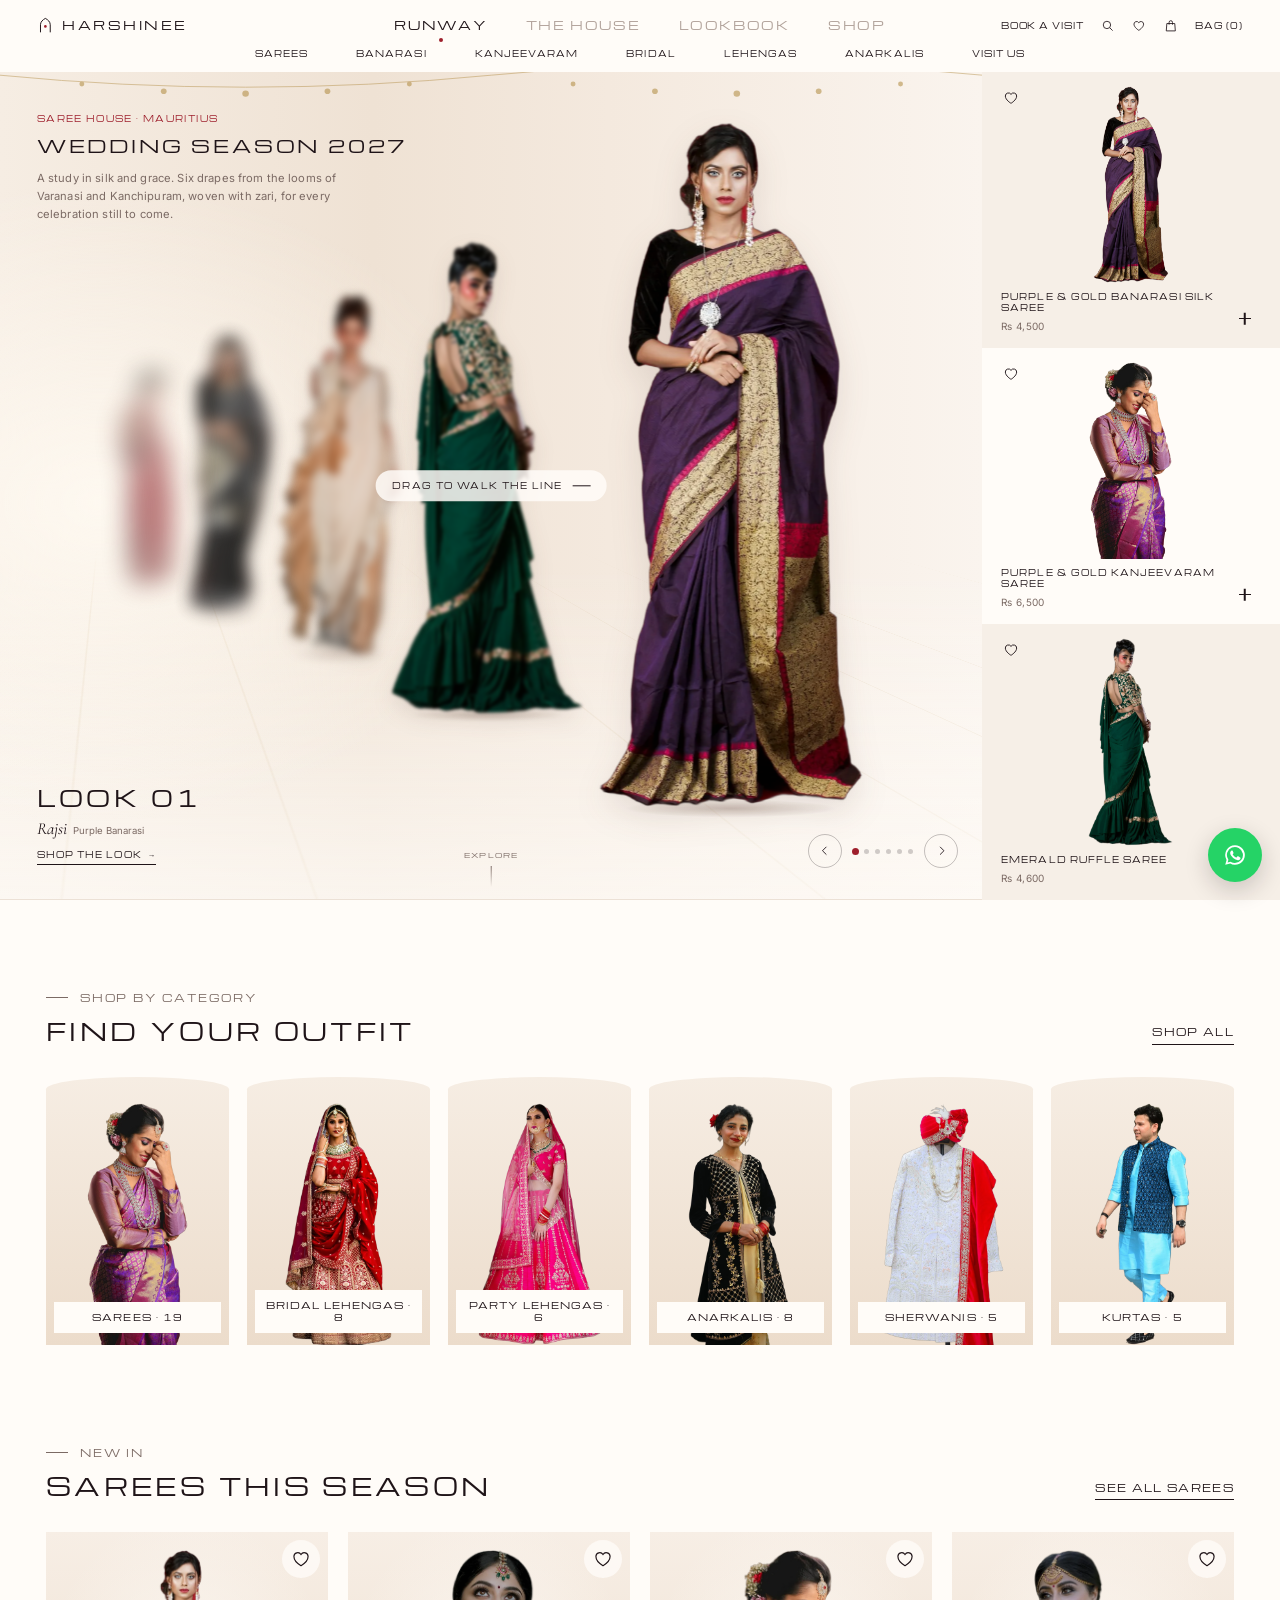
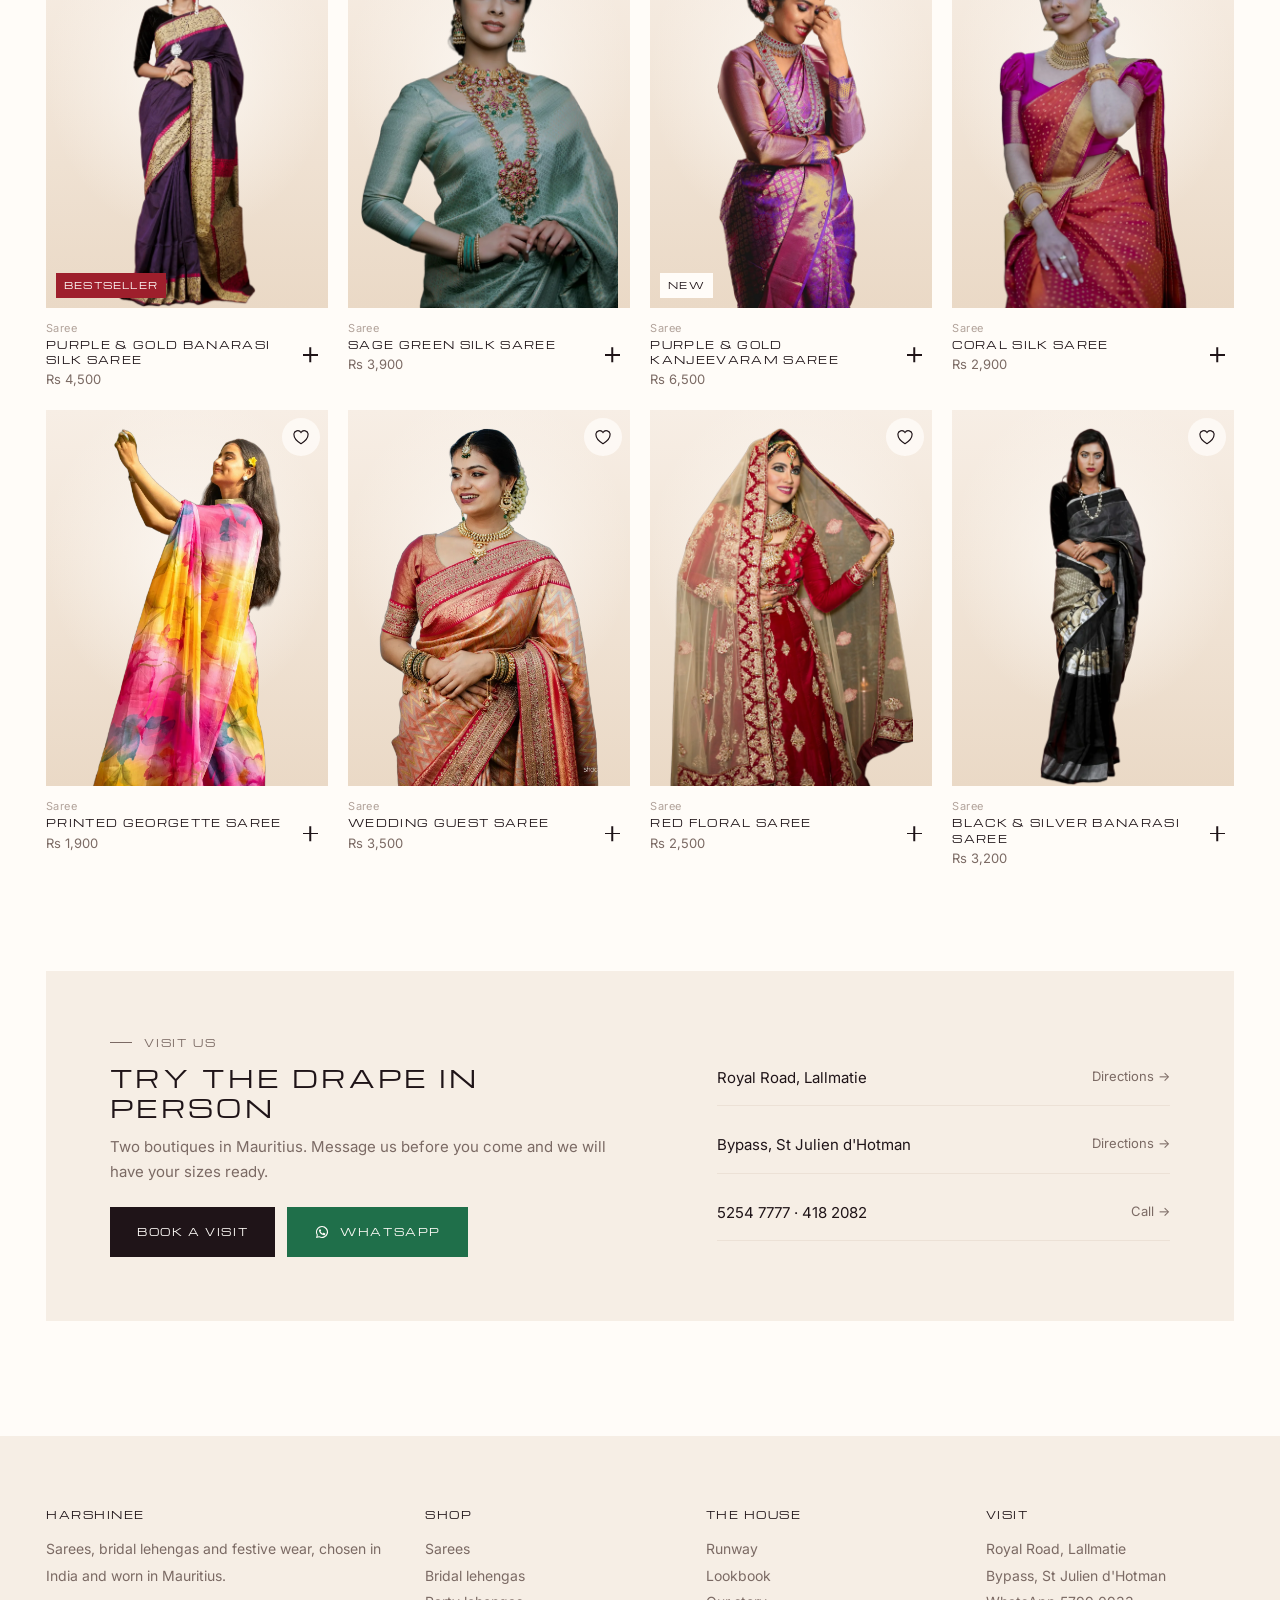
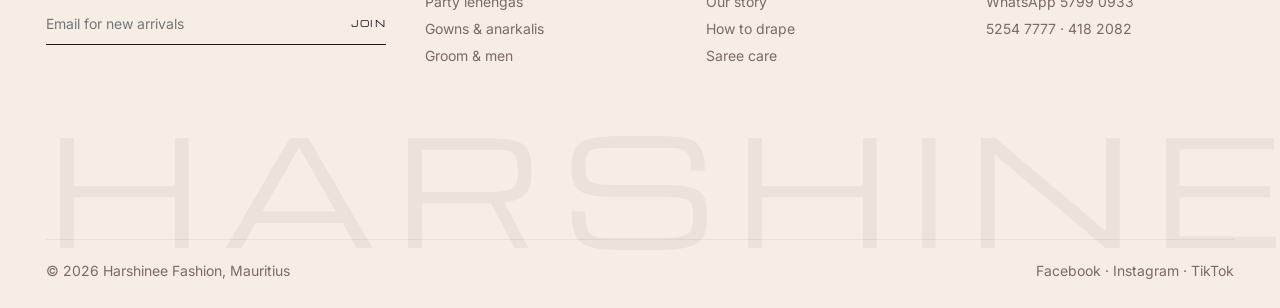
<file: index.html>
<!doctype html>
<html lang="en">
<head>
<meta charset="utf-8">

<meta name="viewport" content="width=device-width,initial-scale=1,viewport-fit=cover">
<title>Harshinee | Saree House · Wedding Season 2027 Runway</title>
<meta name="description" content="A runway of sarees where six looks stand in a line into the distance and every drag brings the next one to the front. Banarasi, Kanjeevaram and silk sarees from Harshinee, Mauritius.">
<meta name="theme-color" content="#fffcf8">
<meta property="og:title" content="Harshinee | Saree House · Wedding Season 2027 Runway">
<meta property="og:description" content="A runway of sarees where six looks stand in a line into the distance and every drag brings the next one to the front. Banarasi, Kanjeevaram and silk sarees from Harshinee, Mauritius.">
<meta property="og:image" content="https://images.unsplash.com/photo-1721324807083-e9ddaa99310e?auto=format&fit=crop&w=1200&q=80">
<link rel="icon" href="data:image/svg+xml,%3Csvg xmlns='http://www.w3.org/2000/svg' viewBox='0 0 64 64'%3E%3Crect width='64' height='64' fill='%23fffcf8'/%3E%3Cpath d='M14 58V30C14 19 22 11 32 5c10 6 18 14 18 25v28' fill='none' stroke='%231f1418' stroke-width='3'/%3E%3Ccircle cx='32' cy='36' r='5' fill='%239e1f2c'/%3E%3C/svg%3E">
<link rel="preconnect" href="https://fonts.googleapis.com">
<link rel="preconnect" href="https://fonts.gstatic.com" crossorigin>
<link rel="preconnect" href="https://images.unsplash.com">
<link href="https://fonts.googleapis.com/css2?family=Cormorant+Garamond:ital,wght@0,500;1,500&family=Inter:wght@400;500&family=Michroma&display=swap" rel="stylesheet">
<link rel="stylesheet" href="assets/css/site.css">
<style>
/* Runway: the Maison Vell line of looks, now in sarees */
.page{height:100svh;min-height:520px;max-height:1100px;display:grid;grid-template-rows:auto 1fr;background:var(--paper)}
main{position:relative;display:grid;grid-template-columns:1fr calc(372*var(--u));min-height:0}
.stage{position:relative;overflow:hidden;min-width:0;touch-action:pan-y;user-select:none;-webkit-user-select:none;cursor:none;outline:none;
  background:radial-gradient(60% 55% at 10% 52%,rgba(255,250,242,.9),transparent 70%),linear-gradient(transparent 60%,rgba(255,252,248,.72) 100%),linear-gradient(90deg,#f6ede3 0%,#efe2d4 38%,#f4e9de 62%,#faf4ee 100%)}
.stage:focus-visible{box-shadow:inset 0 0 0 2px var(--ink)}
.floor{position:absolute;left:0;right:0;bottom:0;height:42%;pointer-events:none;opacity:.5;
  background:repeating-linear-gradient(90deg,transparent 0 calc(120*var(--u)),rgba(176,138,62,.14) calc(120*var(--u)) calc(121*var(--u)));
  transform:perspective(calc(500*var(--u))) rotateX(62deg);transform-origin:12% 0;-webkit-mask:linear-gradient(transparent,#000 30%,#000 60%,transparent);mask:linear-gradient(transparent,#000 30%,#000 60%,transparent)}
.toran{position:absolute;left:0;right:0;top:0;height:calc(40*var(--u));pointer-events:none;color:var(--zari);opacity:.55}
.toran svg{width:100%;height:100%;display:block}
.line{position:absolute;inset:0;z-index:1}
.m{position:absolute;left:0;top:0;transform-origin:0 0;will-change:transform,filter;cursor:none}
.m .a{position:absolute;inset:0;border-radius:50% 50% 0 0/29% 29% 0 0;overflow:hidden;background:#e8d9c8;box-shadow:0 30px 60px -30px rgba(70,40,30,.35)}
.m .a img{width:100%;height:100%;object-fit:cover;pointer-events:none;-webkit-user-drag:none;transition:opacity .8s}
.m .a img:not(.ok){opacity:0}
.m .a:after{content:"";position:absolute;inset:2.4%;border:2px solid rgba(255,238,205,.75);border-radius:50% 50% 0 0/28% 28% 0 0;border-bottom:0;pointer-events:none}
.m:before{content:"";position:absolute;left:4%;right:4%;bottom:-1.8%;height:3.6%;border-radius:50%;background:radial-gradient(closest-side,rgba(90,60,45,.28),transparent)}
.intro{position:absolute;z-index:2;left:calc(46*var(--u));top:calc(36*var(--u));width:calc(390*var(--u));pointer-events:none}
.intro .k{font-size:calc(9.5*var(--u));letter-spacing:.18em;color:var(--kumkum);margin-bottom:calc(12*var(--u))}
.intro h2{font-weight:400;font-size:calc(22*var(--u));line-height:1.2;letter-spacing:.16em;white-space:nowrap}
.intro p{margin-top:calc(16*var(--u));font-size:calc(14*var(--u));line-height:1.62;letter-spacing:.012em;color:var(--mid)}
.tag{position:absolute;z-index:2;left:calc(46*var(--u));bottom:calc(44*var(--u))}
.look{display:flex;font-size:calc(29*var(--u));line-height:calc(38*var(--u));letter-spacing:.14em;gap:.5em;pointer-events:none}
.win{height:calc(38*var(--u));overflow:hidden}
.roll{display:block;will-change:transform}
.roll b{display:block;font-weight:400;height:calc(38*var(--u))}
.lname{margin-top:calc(8*var(--u));font-family:'Cormorant Garamond',Georgia,serif;font-style:italic;font-size:calc(21*var(--u));line-height:1.2;color:var(--ink);transition:opacity .35s,transform .45s var(--ease);pointer-events:none}
.lname.out{opacity:0;transform:translateY(6px)}
.lname small{font-family:Inter,sans-serif;font-style:normal;font-size:calc(12*var(--u));color:var(--mid);margin-left:.6em}
.shop{display:inline-block;margin-top:calc(13*var(--u));font-size:calc(9.5*var(--u));letter-spacing:.14em;padding-bottom:calc(4*var(--u));border-bottom:1px solid currentColor;transition:color .2s}
.shop:hover{color:var(--kumkum)}
.ctrl{position:absolute;z-index:3;right:calc(30*var(--u));bottom:calc(40*var(--u));display:flex;align-items:center;gap:calc(14*var(--u));font-size:calc(9.5*var(--u));letter-spacing:.14em;cursor:auto}
.ctrl button{width:calc(40*var(--u));height:calc(40*var(--u));min-width:34px;min-height:34px;border:1px solid rgba(31,20,24,.25);border-radius:50%;display:grid;place-items:center;transition:background .2s,color .2s,border-color .2s}
.ctrl button:hover{background:var(--ink);color:var(--paper);border-color:var(--ink)}
.ctrl svg{width:42%;height:42%;fill:none;stroke:currentColor;stroke-width:1.6}
.dots{display:flex;gap:6px}
.dots i{width:5px;height:5px;border-radius:50%;background:rgba(31,20,24,.2);transition:background .3s,transform .3s}
.dots i.on{background:var(--kumkum);transform:scale(1.4)}
.hint{position:absolute;z-index:3;left:50%;top:50%;transform:translate(-50%,-50%);font-size:calc(9.5*var(--u));letter-spacing:.18em;color:var(--ink);background:rgba(255,252,248,.85);padding:10px 16px;border-radius:99px;pointer-events:none;transition:opacity .6s;white-space:nowrap;display:flex;gap:10px;align-items:center}
.hint.gone{opacity:0}
.hint i{width:18px;height:1px;background:currentColor;position:relative;animation:nudge 1.6s ease-in-out infinite}
@keyframes nudge{50%{transform:translateX(6px)}}
.ring{position:absolute;z-index:4;left:0;top:0;width:calc(46*var(--u));height:calc(46*var(--u));margin:calc(-23*var(--u)) 0 0 calc(-23*var(--u));border:calc(2.5*var(--u)) solid var(--ink);border-radius:99px;pointer-events:none;opacity:0;
  display:grid;place-items:center;font-family:Michroma,sans-serif;font-size:calc(8*var(--u));letter-spacing:.14em;color:var(--ink);
  transition:width .22s var(--ease),height .22s var(--ease),margin .22s var(--ease),opacity .2s,border-color .2s}
.ring.show{opacity:1}
.ring span{opacity:0;transition:opacity .2s}
.ring.drag{width:calc(84*var(--u));height:calc(34*var(--u));margin:calc(-17*var(--u)) 0 0 calc(-42*var(--u))}
.ring.view{width:calc(70*var(--u));height:calc(70*var(--u));margin:calc(-35*var(--u)) 0 0 calc(-35*var(--u));border-color:var(--kumkum)}
.ring.view span{opacity:1}
.rail{position:relative;overflow:hidden;background:#f6efe7;min-height:0;touch-action:none}
.card{position:absolute;left:0;top:0;width:100%;display:flex;flex-direction:column;padding:calc(18*var(--u)) calc(24*var(--u)) calc(18*var(--u));will-change:transform;background:#f6efe7}
.card.alt{background:var(--paper)}
.card .fav{left:calc(16*var(--u));top:calc(12*var(--u));right:auto;width:calc(36*var(--u));height:calc(36*var(--u));min-width:32px;min-height:32px}
.card .fav svg{width:calc(20*var(--u));height:calc(20*var(--u))}
.shot{flex:1;min-height:0;display:block;position:relative;margin:0 calc(34*var(--u))}
.shot img{position:absolute;inset:0;width:100%;height:100%;object-fit:cover;border-radius:50% 50% 0 0/34% 34% 0 0;-webkit-user-drag:none;transition:transform .8s var(--ease)}
.shot:hover img{transform:scale(1.03)}
.card .meta{display:grid;grid-template-columns:1fr auto;align-items:end;margin-top:calc(10*var(--u))}
.card .meta h3{font-weight:400;font-size:calc(9.5*var(--u));letter-spacing:.14em;line-height:1.5}
.card .meta span{display:block;grid-column:1;margin-top:calc(6*var(--u));font-size:calc(12.5*var(--u));color:var(--mid);letter-spacing:.03em}
.card .add{grid-row:1/3;width:calc(30*var(--u));height:calc(30*var(--u));min-width:30px;min-height:30px}
.card .add:before,.card .add:after{width:calc(15*var(--u));margin-left:calc(-7.5*var(--u))}
.wait{position:fixed;inset:0;z-index:60;background:#f6ede3;transition:opacity .6s,visibility 0s .6s;display:grid;place-items:center;pointer-events:none}
.wait.gone{opacity:0;visibility:hidden}
.wait div{text-align:center;font-size:13px;letter-spacing:.28em}
.wait svg{width:46px;height:46px;margin:0 auto 18px;color:var(--ink)}
.wait em{display:block;width:120px;height:1px;margin:18px auto 0;background:rgba(31,20,24,.12);overflow:hidden;position:relative}
.wait em:after{content:"";position:absolute;inset:0;background:var(--kumkum);transform-origin:0;animation:load 1.6s var(--ease) infinite}
@keyframes load{0%{transform:scaleX(0)}60%{transform:scaleX(1)}100%{transform:scaleX(1);opacity:0}}
@media (max-width:820px){
  main{grid-template-columns:1fr;grid-template-rows:1fr 200px}
  .stage,.m{cursor:auto}.ring{display:none}
  .toran{height:26px}
  .intro{left:16px;top:16px;width:calc(100% - 32px)}
  .intro .k{font-size:9px;margin-bottom:8px}
  .intro h2{font-size:16px;white-space:normal;max-width:12em}
  .intro p{display:none}
  .tag{left:16px;bottom:16px}
  .look{font-size:22px;line-height:30px}.win,.roll b{height:30px}
  .lname{font-size:19px;margin-top:4px}.lname small{display:none}
  .shop{font-size:9px;margin-top:10px;padding:8px 0 4px}
  .ctrl{right:12px;bottom:14px;gap:10px}
  .ctrl .dots{display:none}
  .ctrl button{width:40px;height:40px;background:rgba(255,252,248,.7)}
  .hint{font-size:9px;top:46%}
  .card{width:164px;height:100%;padding:12px 10px 12px}
  .card .fav{left:6px;top:6px}
  .shot{margin:0 10px}
  .card .meta h3{font-size:8.5px}
  .card .meta span{font-size:12px}
}
@media (max-width:820px) and (max-height:640px){main{grid-template-rows:1fr 170px}.card{width:140px}}
@media (min-width:821px) and (max-height:620px){.intro p{display:none}}

.cue{position:absolute;z-index:3;left:50%;bottom:calc(16*var(--u));transform:translateX(-50%);display:flex;flex-direction:column;align-items:center;gap:6px;font-size:calc(8.5*var(--u));letter-spacing:.18em;color:var(--mid);cursor:pointer}
.cue i{width:1px;height:calc(26*var(--u));background:linear-gradient(var(--mid),transparent);animation:cue 1.8s ease-in-out infinite}
@keyframes cue{0%{transform:scaleY(0);transform-origin:top}50%{transform:scaleY(1);transform-origin:top}51%{transform-origin:bottom}100%{transform:scaleY(0);transform-origin:bottom}}
.tag .shop{display:inline-flex;align-items:center;gap:.8em}
@media (max-width:820px){
  .page{height:calc(100svh - var(--tab));min-height:480px}
  .rail{touch-action:pan-y}
  .cue{display:none}
  .tag .shop{background:var(--ink);color:var(--paper);border:0;padding:12px 16px;margin-top:12px;font-size:9px}
}
.hint-m{display:none}
@media (max-width:820px){.hint-d{display:none}.hint-m{display:inline}}
/* a cut-out model stands on the line like the Maison Vell originals */
.m.cut .ci{display:block;position:relative;width:100%;height:100%;object-fit:contain;object-position:50% 100%;pointer-events:none;-webkit-user-drag:none;
  filter:drop-shadow(0 18px 24px rgba(70,40,30,.12))}
.m.cut:before{left:10%;right:10%;bottom:-1.2%;height:2.6%}
.shot img.cutimg{border-radius:0;transform-origin:50% 100%}
.card .shot:has(.cutimg){background:none}
</style>
</head>
<body data-page="runway">
<div class="page">
  <a class="skip" href="#content">Skip to content</a>
<header class="hdr">
    <div class="r1">
      <a class="brand wide" href="index.html" aria-label="Harshinee, home"><svg viewBox="0 0 24 24" aria-hidden="true"><path d="M5 22V11c0-4 3.2-7 7-9 3.8 2 7 5 7 9v11" fill="none" stroke="currentColor" stroke-width="1.4"/><circle cx="12" cy="13.5" r="1.9" fill="#9e1f2c"/></svg>Harshinee</a>
      <nav class="tabs wide" aria-label="Sections"><a class="on" aria-current="page" href="index.html">Runway</a><a href="house.html">The House</a><a href="lookbook.html">Lookbook</a><a href="shop.html">Shop</a></nav>
      <div class="acct wide">
        <a class="hide-m" href="visit.html">Book a visit</a>
        <button class="search-btn" aria-label="Search sarees"><svg viewBox="0 0 24 24"><circle cx="10.5" cy="10.5" r="6.5"/><path d="m15.5 15.5 5 5"/></svg></button>
        <a class="hide-m" href="bag.html#saved" aria-label="Saved pieces"><svg viewBox="0 0 24 24"><path d="M12 20S3.5 15 3.5 9A4.6 4.6 0 0 1 12 6.6 4.6 4.6 0 0 1 20.5 9C20.5 15 12 20 12 20Z"/></svg></a>
        <a class="hide-m" href="bag.html" aria-label="Bag"><svg viewBox="0 0 24 24"><path d="M5 8h14l1 13H4Z"/><path d="M9 10V6a3 3 0 0 1 6 0v4"/></svg></a>
        <a class="cartlink" href="bag.html">Bag (<b data-cart>0</b>)</a>
        <button class="menu-btn" aria-label="Open menu" aria-expanded="false" aria-controls="drawer"><i></i><i></i></button>
      </div>
    </div>
    <nav class="r2 wide" aria-label="Departments"><a href="shop.html?f=saree">Sarees</a><a href="shop.html?q=banarasi">Banarasi</a><a href="shop.html?q=kanjeevaram">Kanjeevaram</a><a href="shop.html?f=bridal">Bridal</a><a href="shop.html?f=lehenga">Lehengas</a><a href="shop.html?f=gown">Anarkalis</a><a href="visit.html">Visit us</a></nav>
</header>
  <main id="content">
    <section class="stage" id="stage" aria-roledescription="carousel" aria-label="Runway looks. Drag, scroll or use the arrow keys to change look." tabindex="0">
      <div class="floor" aria-hidden="true"></div>
      <div class="toran" aria-hidden="true"><svg viewBox="0 0 1200 40" preserveAspectRatio="none"><path d="M0 4 Q300 34 600 4 T1200 4" fill="none" stroke="currentColor" stroke-width="1"/><g fill="currentColor"><circle cx="100" cy="15" r="3"/><circle cx="200" cy="24" r="3.5"/><circle cx="300" cy="27" r="4"/><circle cx="400" cy="24" r="3.5"/><circle cx="500" cy="15" r="3"/><circle cx="700" cy="15" r="3"/><circle cx="800" cy="24" r="3.5"/><circle cx="900" cy="27" r="4"/><circle cx="1000" cy="24" r="3.5"/><circle cx="1100" cy="15" r="3"/></g></svg></div>
      <div class="line" id="line"></div>
      <div class="intro">
        <p class="k wide">Saree House · Mauritius</p>
        <h2 class="wide">Wedding Season 2027</h2>
        <p>A study in silk and grace. Six drapes from the looms of Varanasi and Kanchipuram, woven with zari, for every celebration still to come.</p>
      </div>
      <div class="tag">
        <div class="look wide" aria-live="polite" aria-atomic="true"><span>Look</span><span class="win"><span class="roll" id="roll"></span></span></div>
        <p class="lname" id="lname"></p>
        <a class="shop wide" id="shopLook" href="lookbook.html#look-1">Shop the look <span aria-hidden="true">&rarr;</span></a>
      </div>
      <div class="ctrl wide">
        <button id="prev" aria-label="Previous look"><svg viewBox="0 0 24 24"><path d="M15 5l-7 7 7 7"/></svg></button>
        <div class="dots" id="dots" aria-hidden="true"></div>
        <button id="next" aria-label="Next look"><svg viewBox="0 0 24 24"><path d="M9 5l7 7-7 7"/></svg></button>
      </div>
      <div class="hint wide" id="hint" aria-hidden="true"><span class="hint-d">Drag to walk the line</span><span class="hint-m">Swipe for the next look</span> <i></i></div>
      <a class="cue wide" href="#explore" aria-label="Scroll to explore">Explore<i></i></a>
      <div class="ring" id="ring" aria-hidden="true"><span>View</span></div>
    </section>
    <aside class="rail" id="rail" aria-label="Pieces in this look"></aside>
  </main>
</div>
<div class="explore" id="explore">
  <div class="wrap">
    <div class="ex-head"><div><p class="eyebrow">Shop by category</p><h2 class="h2">Find your outfit</h2></div><a class="link" href="shop.html">Shop all</a></div>
    <div class="cats" id="cats"></div>
  </div>
  <div class="wrap" style="margin-top:clamp(56px,8vw,100px)">
    <div class="ex-head"><div><p class="eyebrow">New in</p><h2 class="h2">Sarees this season</h2></div><a class="link" href="shop.html?f=saree">See all sarees</a></div>
    <div class="strip" id="strip"></div>
  </div>
  <div class="wrap">
    <section class="visit-band" aria-labelledby="vb">
      <div><p class="eyebrow">Visit us</p><h2 class="h2" id="vb" style="margin-top:12px">Try the drape in person</h2>
        <p class="copy" style="margin-top:12px">Two boutiques in Mauritius. Message us before you come and we will have your sizes ready.</p>
        <div class="row"><a class="btn" href="visit.html">Book a visit</a><a class="btn wa" href="https://wa.me/23057990933" target="_blank" rel="noopener"><svg viewBox="0 0 24 24" aria-hidden="true"><path fill="currentColor" d="M12 3a9 9 0 0 0-7.8 13.5L3 21l4.6-1.2A9 9 0 1 0 12 3Zm0 16.4a7.4 7.4 0 0 1-3.8-1l-.3-.2-2.7.7.7-2.6-.2-.3A7.4 7.4 0 1 1 12 19.4Zm4.1-5.5c-.2-.1-1.3-.7-1.5-.7s-.4-.1-.5.1-.6.7-.7.9-.3.2-.5 0a6 6 0 0 1-3-2.6c-.2-.4.2-.4.7-1.3a.4.4 0 0 0 0-.4l-.7-1.6c-.2-.4-.4-.4-.5-.4h-.5a.9.9 0 0 0-.6.3 2.7 2.7 0 0 0-.8 2 4.6 4.6 0 0 0 1 2.4 10.6 10.6 0 0 0 4 3.6c1.5.6 2.1.7 2.8.6a2.4 2.4 0 0 0 1.6-1.1 2 2 0 0 0 .1-1.1c0-.2-.2-.2-.4-.3Z"/></svg> WhatsApp</a></div></div>
      <ul><li><span>Royal Road, Lallmatie</span><a href="https://www.google.com/maps/search/?api=1&query=Harshinee+Fashion+Royal+Road+Lallmatie+Mauritius" target="_blank" rel="noopener">Directions &rarr;</a></li>
        <li><span>Bypass, St Julien d'Hotman</span><a href="https://www.google.com/maps/search/?api=1&query=Harshinee+Fashion+St+Julien+d%27Hotman+Mauritius" target="_blank" rel="noopener">Directions &rarr;</a></li>
        <li><span>5254 7777 · 418 2082</span><a href="tel:+23052547777">Call &rarr;</a></li></ul>
    </section>
  </div>
</div>
<footer class="foot">
    <div class="wrap">
        <div class="cols">
            <div>
                <h4>Harshinee</h4>
                <p>Sarees, bridal lehengas and festive wear, chosen in India and worn in Mauritius.</p>
                <form class="news" novalidate><label class="sr" for="nl">Email for new arrivals</label><input id="nl" type="email" placeholder="Email for new arrivals"><button>Join</button></form>
            </div>
            <div><h4>Shop</h4><ul><li><a href="shop.html?f=saree">Sarees</a></li><li><a href="shop.html?f=bridal">Bridal lehengas</a></li><li><a href="shop.html?f=lehenga">Party lehengas</a></li><li><a href="shop.html?f=gown">Gowns &amp; anarkalis</a></li><li><a href="shop.html?f=groom">Groom &amp; men</a></li></ul></div>
            <div><h4>The House</h4><ul><li><a href="index.html">Runway</a></li><li><a href="lookbook.html">Lookbook</a></li><li><a href="house.html">Our story</a></li><li><a href="house.html#drapes">How to drape</a></li><li><a href="house.html#care">Saree care</a></li></ul></div>
            <div><h4>Visit</h4><ul><li><a href="visit.html">Royal Road, Lallmatie</a></li><li><a href="visit.html">Bypass, St Julien d'Hotman</a></li><li><a href="https://wa.me/23057990933" target="_blank" rel="noopener">WhatsApp 5799 0933</a></li><li><a href="tel:+23052547777">5254 7777</a> · <a href="tel:+2304182082">418 2082</a></li></ul></div>
        </div>
        <p class="word" aria-hidden="true">Harshinee</p>
        <div class="base"><p>&copy; <span data-year>2026</span> Harshinee Fashion, Mauritius</p><p><a href="https://www.facebook.com/harshineefashionofficial/" target="_blank" rel="noopener">Facebook</a> · <a href="https://www.instagram.com/harshineefashionofficial/" target="_blank" rel="noopener">Instagram</a> · <a href="https://www.tiktok.com/@harshineefashionofficial" target="_blank" rel="noopener">TikTok</a></p></div>
    </div>
</footer>
<a class="wa-float" href="https://wa.me/23057990933" target="_blank" rel="noopener" aria-label="Chat on WhatsApp"><svg viewBox="0 0 24 24" aria-hidden="true"><path fill="currentColor" d="M12 3a9 9 0 0 0-7.8 13.5L3 21l4.6-1.2A9 9 0 1 0 12 3Zm0 16.4a7.4 7.4 0 0 1-3.8-1l-.3-.2-2.7.7.7-2.6-.2-.3A7.4 7.4 0 1 1 12 19.4Zm4.1-5.5c-.2-.1-1.3-.7-1.5-.7s-.4-.1-.5.1-.6.7-.7.9-.3.2-.5 0a6 6 0 0 1-3-2.6c-.2-.4.2-.4.7-1.3a.4.4 0 0 0 0-.4l-.7-1.6c-.2-.4-.4-.4-.5-.4h-.5a.9.9 0 0 0-.6.3 2.7 2.7 0 0 0-.8 2 4.6 4.6 0 0 0 1 2.4 10.6 10.6 0 0 0 4 3.6c1.5.6 2.1.7 2.8.6a2.4 2.4 0 0 0 1.6-1.1 2 2 0 0 0 .1-1.1c0-.2-.2-.2-.4-.3Z"/></svg></a>
<div class="wait" id="wait" aria-hidden="true"><div><svg viewBox="0 0 24 24"><path d="M5 22V11c0-4 3.2-7 7-9 3.8 2 7 5 7 9v11" fill="none" stroke="currentColor" stroke-width="1.2"/><circle cx="12" cy="13.5" r="1.9" fill="#9e1f2c"/></svg><span class="wide">Harshinee</span><em></em></div></div>
<nav class="drawer" id="drawer" aria-label="Menu" aria-hidden="true">
    <div class="big"><a class="wide on" href="index.html">Runway<small>Six looks</small></a><a class="wide" href="house.html">The House<small>Our story & craft</small></a><a class="wide" href="lookbook.html">Lookbook<small>Wedding Season 2027</small></a><a class="wide" href="shop.html">Shop<small>Every saree</small></a><a class="wide" href="visit.html">Visit us<small>Two boutiques</small></a></div>
    <div class="small"><a class="wide" href="shop.html?q=banarasi">Banarasi</a><a class="wide" href="shop.html?q=kanjeevaram">Kanjeevaram</a><a class="wide" href="shop.html?f=bridal">Bridal</a><a class="wide" href="shop.html?f=lehenga">Lehengas</a><a class="wide" href="shop.html?f=gown">Anarkalis</a></div>
    <div class="dfoot">
        <a href="https://wa.me/23057990933" target="_blank" rel="noopener">WhatsApp 5799 0933</a>
        <span>Royal Road, Lallmatie · Bypass, St Julien d'Hotman</span>
    </div>
</nav>
<div class="search" id="search" aria-hidden="true">
    <form action="shop.html" role="search">
        <label class="wide" for="sq">Search the saree house</label>
        <div class="row"><input id="sq" name="q" type="search" placeholder="Banarasi, red, bridal lehenga…" autocomplete="off"><button class="x" type="button" aria-label="Close search"><svg viewBox="0 0 24 24" class="ico"><path d="M6 6l12 12M18 6 6 18"/></svg></button></div>
        <div class="hint"><a href="shop.html?f=saree">Sarees</a><a href="shop.html?q=banarasi">Banarasi</a><a href="shop.html?q=kanjeevaram">Kanjeevaram</a><a href="shop.html?f=bridal">Bridal lehengas</a><a href="shop.html?f=gown">Anarkalis</a><a href="shop.html?f=groom">Sherwanis</a></div>
    </form>
</div>
<div class="toast" id="toast" role="status" aria-live="polite"></div>
<nav class="tabbar" aria-label="Main"><a href="index.html" class="on" aria-current="page"><svg viewBox="0 0 24 24" aria-hidden="true"><path d="M5 21V10.5C5 6.5 8.2 4 12 2.5c3.8 1.5 7 4 7 8V21"/><circle cx="12" cy="12.5" r="1.6" fill="currentColor" stroke="none"/></svg><span>Home</span></a><a href="shop.html"><svg viewBox="0 0 24 24" aria-hidden="true"><path d="M4 4h7v9H4zM13 4h7v5h-7zM13 11h7v9h-7zM4 15h7v5H4z"/></svg><span>Shop</span></a><a href="lookbook.html"><svg viewBox="0 0 24 24" aria-hidden="true"><path d="M12 3c2.5 3 2.5 6 0 9-2.5-3-2.5-6 0-9Z"/><path d="M12 12c3 2.5 6 2.5 9 0-3-2.5-6-2.5-9 0Z"/><path d="M12 12c-3 2.5-6 2.5-9 0 3-2.5 6-2.5 9 0Z"/><path d="M12 12v9"/></svg><span>Looks</span></a><a href="visit.html"><svg viewBox="0 0 24 24" aria-hidden="true"><path d="M12 21s-6-6.2-6-11a6 6 0 0 1 12 0c0 4.8-6 11-6 11Z"/><circle cx="12" cy="10" r="2.2"/></svg><span>Visit</span></a><a href="bag.html"><svg viewBox="0 0 24 24" aria-hidden="true"><path d="M5 8h14l1 13H4Z"/><path d="M9 10V6a3 3 0 0 1 6 0v4"/></svg><b data-cart>0</b><span>Bag</span></a></nav>
<script src="assets/js/cut.js"></script>
<script src="assets/js/data.js"></script>
<script src="assets/js/site.js"></script>
<script src="assets/js/runway.js"></script>
</body>
</html>
</file>
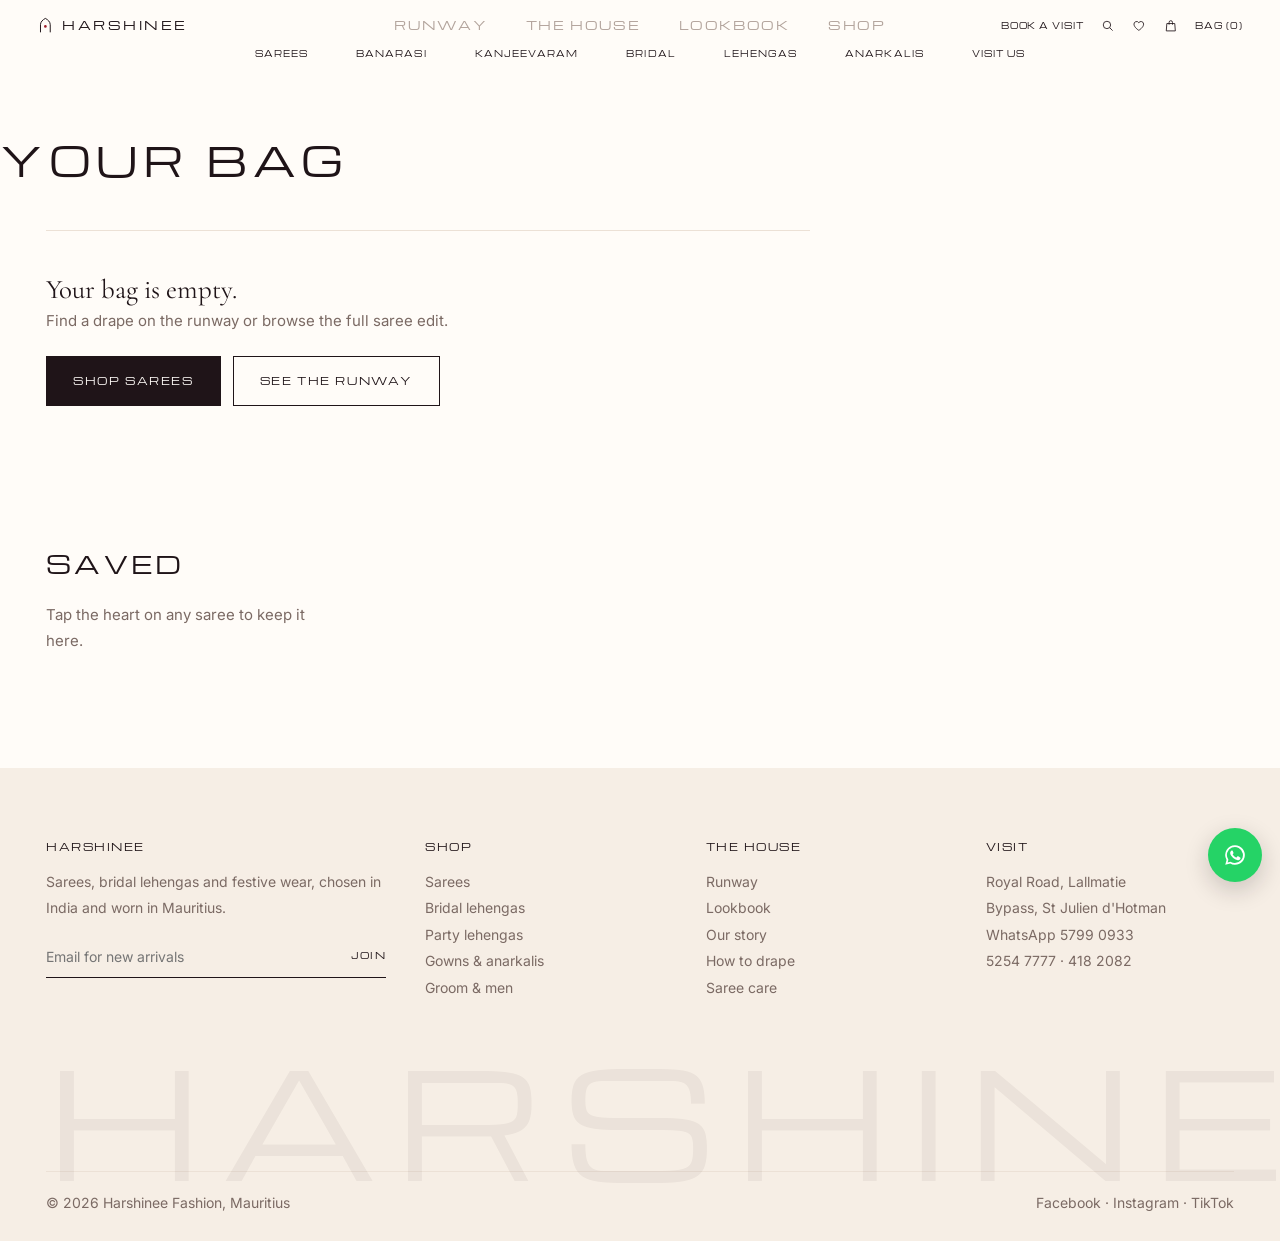
<file: bag.html>
<!doctype html>
<html lang="en">
<head>
<meta charset="utf-8">

<meta name="viewport" content="width=device-width,initial-scale=1,viewport-fit=cover">
<title>Your bag | Harshinee Saree House</title>
<meta name="description" content="Your bag and saved sarees. Send your order to Harshinee on WhatsApp.">
<meta name="theme-color" content="#fffcf8">
<meta property="og:title" content="Your bag | Harshinee Saree House">
<meta property="og:description" content="Your bag and saved sarees. Send your order to Harshinee on WhatsApp.">
<meta property="og:image" content="https://images.unsplash.com/photo-1721324807083-e9ddaa99310e?auto=format&fit=crop&w=1200&q=80">
<link rel="icon" href="data:image/svg+xml,%3Csvg xmlns='http://www.w3.org/2000/svg' viewBox='0 0 64 64'%3E%3Crect width='64' height='64' fill='%23fffcf8'/%3E%3Cpath d='M14 58V30C14 19 22 11 32 5c10 6 18 14 18 25v28' fill='none' stroke='%231f1418' stroke-width='3'/%3E%3Ccircle cx='32' cy='36' r='5' fill='%239e1f2c'/%3E%3C/svg%3E">
<link rel="preconnect" href="https://fonts.googleapis.com">
<link rel="preconnect" href="https://fonts.gstatic.com" crossorigin>
<link rel="preconnect" href="https://images.unsplash.com">
<link href="https://fonts.googleapis.com/css2?family=Cormorant+Garamond:ital,wght@0,500;1,500&family=Inter:wght@400;500&family=Michroma&display=swap" rel="stylesheet">
<link rel="stylesheet" href="assets/css/site.css">
</head>
<body data-page="bag">
<a class="skip" href="#content">Skip to content</a>
<header class="hdr stick">
    <div class="r1">
      <a class="brand wide" href="index.html" aria-label="Harshinee, home"><svg viewBox="0 0 24 24" aria-hidden="true"><path d="M5 22V11c0-4 3.2-7 7-9 3.8 2 7 5 7 9v11" fill="none" stroke="currentColor" stroke-width="1.4"/><circle cx="12" cy="13.5" r="1.9" fill="#9e1f2c"/></svg>Harshinee</a>
      <nav class="tabs wide" aria-label="Sections"><a href="index.html">Runway</a><a href="house.html">The House</a><a href="lookbook.html">Lookbook</a><a href="shop.html">Shop</a></nav>
      <div class="acct wide">
        <a class="hide-m" href="visit.html">Book a visit</a>
        <button class="search-btn" aria-label="Search sarees"><svg viewBox="0 0 24 24"><circle cx="10.5" cy="10.5" r="6.5"/><path d="m15.5 15.5 5 5"/></svg></button>
        <a class="hide-m" href="bag.html#saved" aria-label="Saved pieces"><svg viewBox="0 0 24 24"><path d="M12 20S3.5 15 3.5 9A4.6 4.6 0 0 1 12 6.6 4.6 4.6 0 0 1 20.5 9C20.5 15 12 20 12 20Z"/></svg></a>
        <a class="hide-m" href="bag.html" aria-label="Bag"><svg viewBox="0 0 24 24"><path d="M5 8h14l1 13H4Z"/><path d="M9 10V6a3 3 0 0 1 6 0v4"/></svg></a>
        <a class="cartlink" href="bag.html">Bag (<b data-cart>0</b>)</a>
        <button class="menu-btn" aria-label="Open menu" aria-expanded="false" aria-controls="drawer"><i></i><i></i></button>
      </div>
    </div>
    <nav class="r2 wide" aria-label="Departments"><a href="shop.html?f=saree">Sarees</a><a href="shop.html?q=banarasi">Banarasi</a><a href="shop.html?q=kanjeevaram">Kanjeevaram</a><a href="shop.html?f=bridal">Bridal</a><a href="shop.html?f=lehenga">Lehengas</a><a href="shop.html?f=gown">Anarkalis</a><a href="visit.html">Visit us</a></nav>
</header>
<main id="content">
  <div class="wrap page-top">
    <h1 class="h1">Your bag</h1>
  </div>
  <div class="wrap">
    <div class="bagwrap">
      <div id="lines"></div>
      <aside class="summary" id="summary" hidden>
        <h2>Summary</h2>
        <div class="r"><span>Pieces</span><span id="items">0</span></div>
        <div class="r t"><span>Total</span><span id="total">Rs 0</span></div>
        <a class="btn wa" id="order" target="_blank" rel="noopener"><svg viewBox="0 0 24 24" aria-hidden="true"><path fill="currentColor" d="M12 3a9 9 0 0 0-7.8 13.5L3 21l4.6-1.2A9 9 0 1 0 12 3Zm0 16.4a7.4 7.4 0 0 1-3.8-1l-.3-.2-2.7.7.7-2.6-.2-.3A7.4 7.4 0 1 1 12 19.4Zm4.1-5.5c-.2-.1-1.3-.7-1.5-.7s-.4-.1-.5.1-.6.7-.7.9-.3.2-.5 0a6 6 0 0 1-3-2.6c-.2-.4.2-.4.7-1.3a.4.4 0 0 0 0-.4l-.7-1.6c-.2-.4-.4-.4-.5-.4h-.5a.9.9 0 0 0-.6.3 2.7 2.7 0 0 0-.8 2 4.6 4.6 0 0 0 1 2.4 10.6 10.6 0 0 0 4 3.6c1.5.6 2.1.7 2.8.6a2.4 2.4 0 0 0 1.6-1.1 2 2 0 0 0 .1-1.1c0-.2-.2-.2-.4-.3Z"/></svg> Order on WhatsApp</a>
        <a class="btn ghost" href="shop.html" style="width:100%;margin-top:10px">Keep shopping</a>
        <p>Your order opens in WhatsApp, ready to send. We confirm stock, blouse stitching and delivery or collection with you there. Nothing is charged online.</p>
      </aside>
    </div>
    <section class="saved-sec" id="saved" aria-labelledby="sv"><h2 class="h2" id="sv">Saved <span id="savedCount"></span></h2><div class="grid" id="savedGrid"></div></section>
  </div>
</main>
<footer class="foot">
    <div class="wrap">
        <div class="cols">
            <div>
                <h4>Harshinee</h4>
                <p>Sarees, bridal lehengas and festive wear, chosen in India and worn in Mauritius.</p>
                <form class="news" novalidate><label class="sr" for="nl">Email for new arrivals</label><input id="nl" type="email" placeholder="Email for new arrivals"><button>Join</button></form>
            </div>
            <div><h4>Shop</h4><ul><li><a href="shop.html?f=saree">Sarees</a></li><li><a href="shop.html?f=bridal">Bridal lehengas</a></li><li><a href="shop.html?f=lehenga">Party lehengas</a></li><li><a href="shop.html?f=gown">Gowns &amp; anarkalis</a></li><li><a href="shop.html?f=groom">Groom &amp; men</a></li></ul></div>
            <div><h4>The House</h4><ul><li><a href="index.html">Runway</a></li><li><a href="lookbook.html">Lookbook</a></li><li><a href="house.html">Our story</a></li><li><a href="house.html#drapes">How to drape</a></li><li><a href="house.html#care">Saree care</a></li></ul></div>
            <div><h4>Visit</h4><ul><li><a href="visit.html">Royal Road, Lallmatie</a></li><li><a href="visit.html">Bypass, St Julien d'Hotman</a></li><li><a href="https://wa.me/23057990933" target="_blank" rel="noopener">WhatsApp 5799 0933</a></li><li><a href="tel:+23052547777">5254 7777</a> · <a href="tel:+2304182082">418 2082</a></li></ul></div>
        </div>
        <p class="word" aria-hidden="true">Harshinee</p>
        <div class="base"><p>&copy; <span data-year>2026</span> Harshinee Fashion, Mauritius</p><p><a href="https://www.facebook.com/harshineefashionofficial/" target="_blank" rel="noopener">Facebook</a> · <a href="https://www.instagram.com/harshineefashionofficial/" target="_blank" rel="noopener">Instagram</a> · <a href="https://www.tiktok.com/@harshineefashionofficial" target="_blank" rel="noopener">TikTok</a></p></div>
    </div>
</footer>
<a class="wa-float" href="https://wa.me/23057990933" target="_blank" rel="noopener" aria-label="Chat on WhatsApp"><svg viewBox="0 0 24 24" aria-hidden="true"><path fill="currentColor" d="M12 3a9 9 0 0 0-7.8 13.5L3 21l4.6-1.2A9 9 0 1 0 12 3Zm0 16.4a7.4 7.4 0 0 1-3.8-1l-.3-.2-2.7.7.7-2.6-.2-.3A7.4 7.4 0 1 1 12 19.4Zm4.1-5.5c-.2-.1-1.3-.7-1.5-.7s-.4-.1-.5.1-.6.7-.7.9-.3.2-.5 0a6 6 0 0 1-3-2.6c-.2-.4.2-.4.7-1.3a.4.4 0 0 0 0-.4l-.7-1.6c-.2-.4-.4-.4-.5-.4h-.5a.9.9 0 0 0-.6.3 2.7 2.7 0 0 0-.8 2 4.6 4.6 0 0 0 1 2.4 10.6 10.6 0 0 0 4 3.6c1.5.6 2.1.7 2.8.6a2.4 2.4 0 0 0 1.6-1.1 2 2 0 0 0 .1-1.1c0-.2-.2-.2-.4-.3Z"/></svg></a>
<nav class="drawer" id="drawer" aria-label="Menu" aria-hidden="true">
    <div class="big"><a class="wide" href="index.html">Runway<small>Six looks</small></a><a class="wide" href="house.html">The House<small>Our story & craft</small></a><a class="wide" href="lookbook.html">Lookbook<small>Wedding Season 2027</small></a><a class="wide" href="shop.html">Shop<small>Every saree</small></a><a class="wide" href="visit.html">Visit us<small>Two boutiques</small></a></div>
    <div class="small"><a class="wide" href="shop.html?q=banarasi">Banarasi</a><a class="wide" href="shop.html?q=kanjeevaram">Kanjeevaram</a><a class="wide" href="shop.html?f=bridal">Bridal</a><a class="wide" href="shop.html?f=lehenga">Lehengas</a><a class="wide" href="shop.html?f=gown">Anarkalis</a></div>
    <div class="dfoot">
        <a href="https://wa.me/23057990933" target="_blank" rel="noopener">WhatsApp 5799 0933</a>
        <span>Royal Road, Lallmatie · Bypass, St Julien d'Hotman</span>
    </div>
</nav>
<div class="search" id="search" aria-hidden="true">
    <form action="shop.html" role="search">
        <label class="wide" for="sq">Search the saree house</label>
        <div class="row"><input id="sq" name="q" type="search" placeholder="Banarasi, red, bridal lehenga…" autocomplete="off"><button class="x" type="button" aria-label="Close search"><svg viewBox="0 0 24 24" class="ico"><path d="M6 6l12 12M18 6 6 18"/></svg></button></div>
        <div class="hint"><a href="shop.html?f=saree">Sarees</a><a href="shop.html?q=banarasi">Banarasi</a><a href="shop.html?q=kanjeevaram">Kanjeevaram</a><a href="shop.html?f=bridal">Bridal lehengas</a><a href="shop.html?f=gown">Anarkalis</a><a href="shop.html?f=groom">Sherwanis</a></div>
    </form>
</div>
<div class="toast" id="toast" role="status" aria-live="polite"></div>
<nav class="tabbar" aria-label="Main"><a href="index.html"><svg viewBox="0 0 24 24" aria-hidden="true"><path d="M5 21V10.5C5 6.5 8.2 4 12 2.5c3.8 1.5 7 4 7 8V21"/><circle cx="12" cy="12.5" r="1.6" fill="currentColor" stroke="none"/></svg><span>Home</span></a><a href="shop.html"><svg viewBox="0 0 24 24" aria-hidden="true"><path d="M4 4h7v9H4zM13 4h7v5h-7zM13 11h7v9h-7zM4 15h7v5H4z"/></svg><span>Shop</span></a><a href="lookbook.html"><svg viewBox="0 0 24 24" aria-hidden="true"><path d="M12 3c2.5 3 2.5 6 0 9-2.5-3-2.5-6 0-9Z"/><path d="M12 12c3 2.5 6 2.5 9 0-3-2.5-6-2.5-9 0Z"/><path d="M12 12c-3 2.5-6 2.5-9 0 3-2.5 6-2.5 9 0Z"/><path d="M12 12v9"/></svg><span>Looks</span></a><a href="visit.html"><svg viewBox="0 0 24 24" aria-hidden="true"><path d="M12 21s-6-6.2-6-11a6 6 0 0 1 12 0c0 4.8-6 11-6 11Z"/><circle cx="12" cy="10" r="2.2"/></svg><span>Visit</span></a><a href="bag.html" class="on" aria-current="page"><svg viewBox="0 0 24 24" aria-hidden="true"><path d="M5 8h14l1 13H4Z"/><path d="M9 10V6a3 3 0 0 1 6 0v4"/></svg><b data-cart>0</b><span>Bag</span></a></nav>
<script src="assets/js/cut.js"></script>
<script src="assets/js/data.js"></script>
<script src="assets/js/site.js"></script>
</body>
</html>
</file>
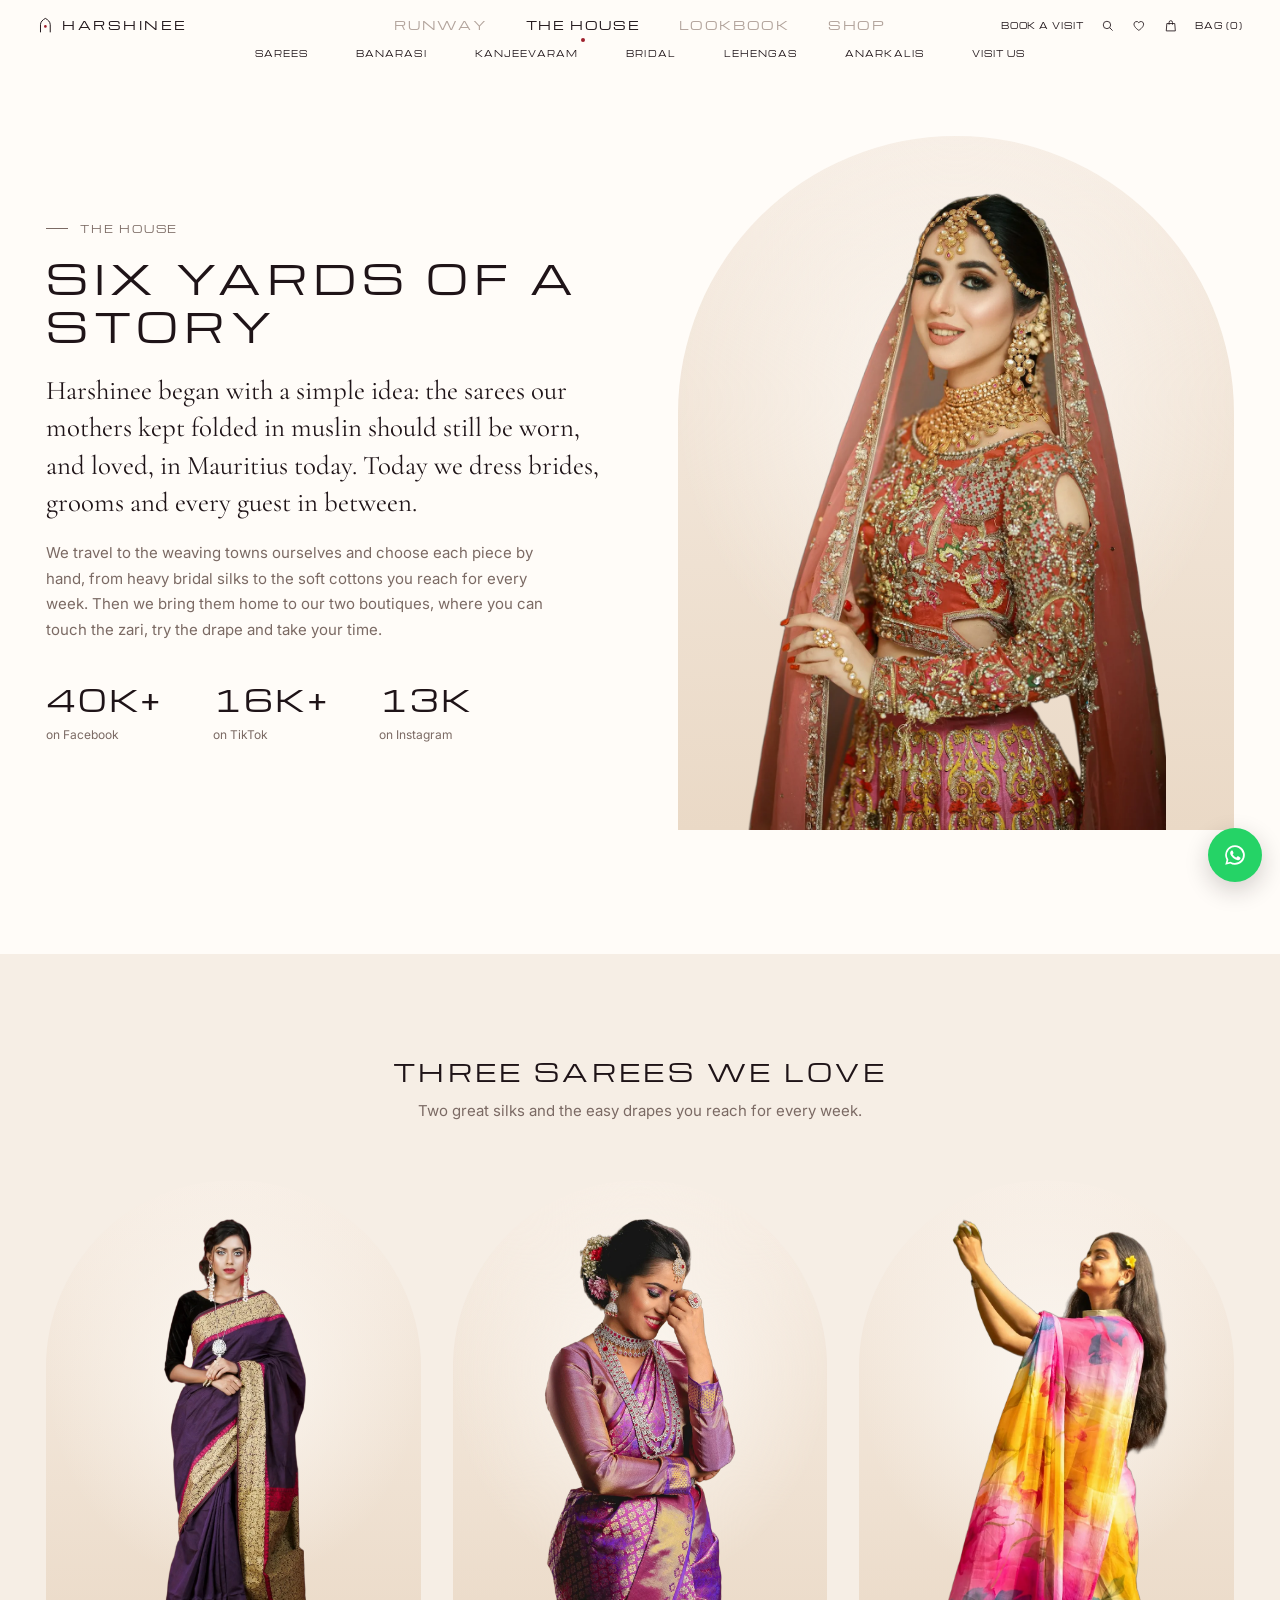
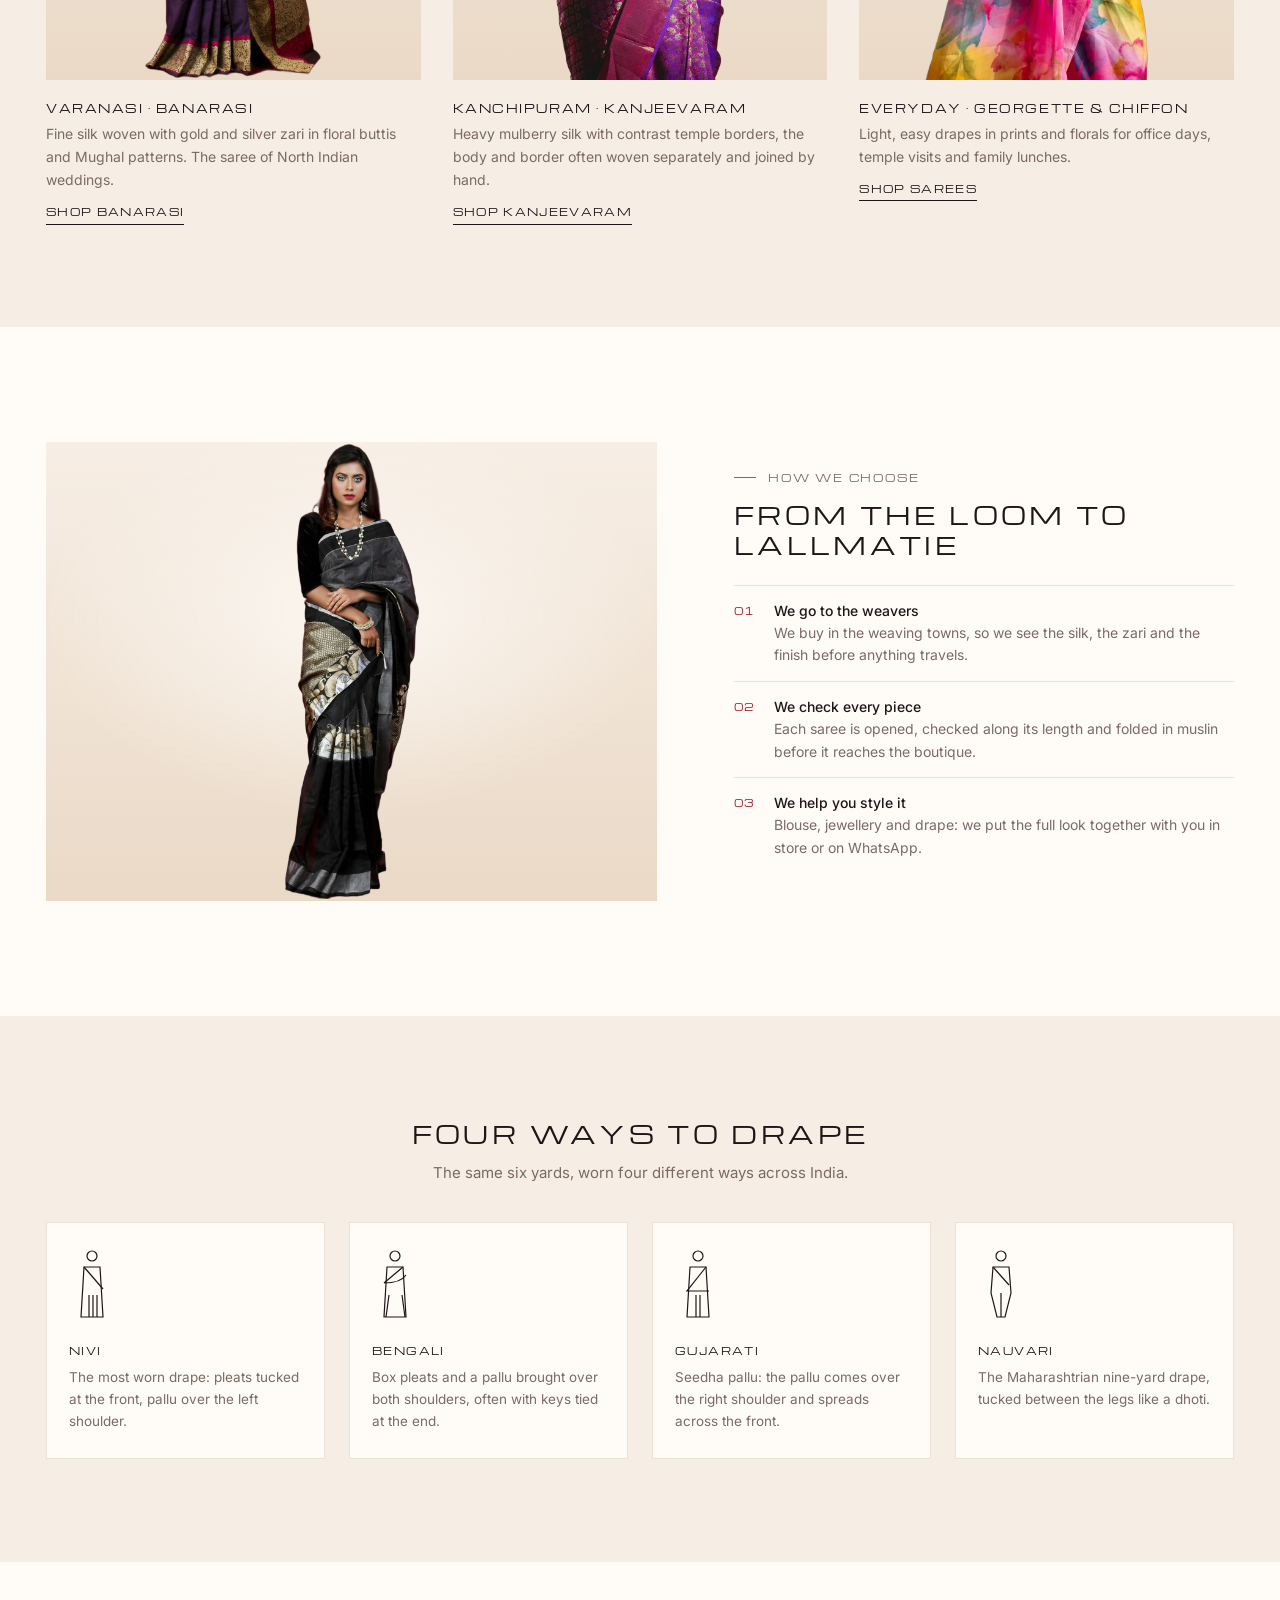
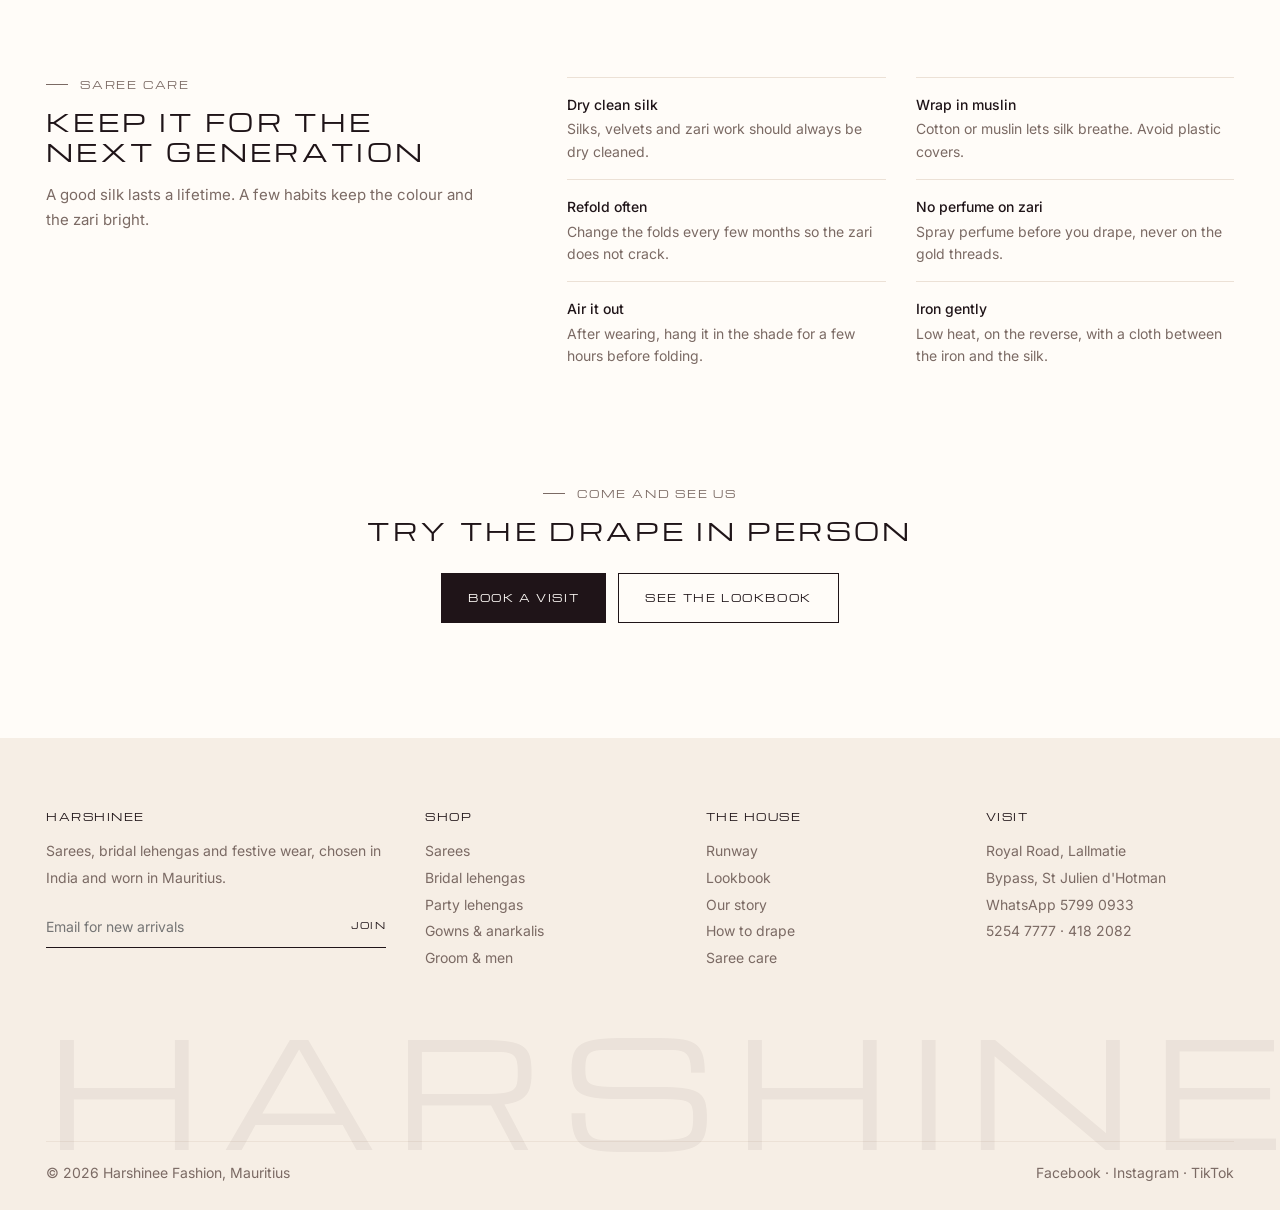
<file: house.html>
<!doctype html>
<html lang="en">
<head>
<meta charset="utf-8">

<meta name="viewport" content="width=device-width,initial-scale=1,viewport-fit=cover">
<title>The House | Harshinee Saree House</title>
<meta name="description" content="The story of Harshinee: sarees chosen from the looms of Varanasi, Kanchipuram and Bengal, two boutiques in Mauritius, and how to drape and care for your saree.">
<meta name="theme-color" content="#fffcf8">
<meta property="og:title" content="The House | Harshinee Saree House">
<meta property="og:description" content="The story of Harshinee: sarees chosen from the looms of Varanasi, Kanchipuram and Bengal, two boutiques in Mauritius, and how to drape and care for your saree.">
<meta property="og:image" content="https://images.unsplash.com/photo-1721324807083-e9ddaa99310e?auto=format&fit=crop&w=1200&q=80">
<link rel="icon" href="data:image/svg+xml,%3Csvg xmlns='http://www.w3.org/2000/svg' viewBox='0 0 64 64'%3E%3Crect width='64' height='64' fill='%23fffcf8'/%3E%3Cpath d='M14 58V30C14 19 22 11 32 5c10 6 18 14 18 25v28' fill='none' stroke='%231f1418' stroke-width='3'/%3E%3Ccircle cx='32' cy='36' r='5' fill='%239e1f2c'/%3E%3C/svg%3E">
<link rel="preconnect" href="https://fonts.googleapis.com">
<link rel="preconnect" href="https://fonts.gstatic.com" crossorigin>
<link rel="preconnect" href="https://images.unsplash.com">
<link href="https://fonts.googleapis.com/css2?family=Cormorant+Garamond:ital,wght@0,500;1,500&family=Inter:wght@400;500&family=Michroma&display=swap" rel="stylesheet">
<link rel="stylesheet" href="assets/css/site.css">
</head>
<body data-page="house">
<a class="skip" href="#content">Skip to content</a>
<header class="hdr stick">
    <div class="r1">
      <a class="brand wide" href="index.html" aria-label="Harshinee, home"><svg viewBox="0 0 24 24" aria-hidden="true"><path d="M5 22V11c0-4 3.2-7 7-9 3.8 2 7 5 7 9v11" fill="none" stroke="currentColor" stroke-width="1.4"/><circle cx="12" cy="13.5" r="1.9" fill="#9e1f2c"/></svg>Harshinee</a>
      <nav class="tabs wide" aria-label="Sections"><a href="index.html">Runway</a><a class="on" aria-current="page" href="house.html">The House</a><a href="lookbook.html">Lookbook</a><a href="shop.html">Shop</a></nav>
      <div class="acct wide">
        <a class="hide-m" href="visit.html">Book a visit</a>
        <button class="search-btn" aria-label="Search sarees"><svg viewBox="0 0 24 24"><circle cx="10.5" cy="10.5" r="6.5"/><path d="m15.5 15.5 5 5"/></svg></button>
        <a class="hide-m" href="bag.html#saved" aria-label="Saved pieces"><svg viewBox="0 0 24 24"><path d="M12 20S3.5 15 3.5 9A4.6 4.6 0 0 1 12 6.6 4.6 4.6 0 0 1 20.5 9C20.5 15 12 20 12 20Z"/></svg></a>
        <a class="hide-m" href="bag.html" aria-label="Bag"><svg viewBox="0 0 24 24"><path d="M5 8h14l1 13H4Z"/><path d="M9 10V6a3 3 0 0 1 6 0v4"/></svg></a>
        <a class="cartlink" href="bag.html">Bag (<b data-cart>0</b>)</a>
        <button class="menu-btn" aria-label="Open menu" aria-expanded="false" aria-controls="drawer"><i></i><i></i></button>
      </div>
    </div>
    <nav class="r2 wide" aria-label="Departments"><a href="shop.html?f=saree">Sarees</a><a href="shop.html?q=banarasi">Banarasi</a><a href="shop.html?q=kanjeevaram">Kanjeevaram</a><a href="shop.html?f=bridal">Bridal</a><a href="shop.html?f=lehenga">Lehengas</a><a href="shop.html?f=gown">Anarkalis</a><a href="visit.html">Visit us</a></nav>
</header>
<main id="content">
  <div class="wrap">
    <section class="hero2">
      <div class="reveal">
        <p class="eyebrow">The House</p>
        <h1 class="h1">Six yards of a story</h1>
        <p class="lede">Harshinee began with a simple idea: the sarees our mothers kept folded in muslin should still be worn, and loved, in Mauritius today. Today we dress brides, grooms and every guest in between.</p>
        <p class="copy" style="margin-top:18px">We travel to the weaving towns ourselves and choose each piece by hand, from heavy bridal silks to the soft cottons you reach for every week. Then we bring them home to our two boutiques, where you can touch the zari, try the drape and take your time.</p>
        <div class="stats">
          <a href="https://www.facebook.com/harshineefashionofficial/" target="_blank" rel="noopener"><b>40K+</b><span>on Facebook</span></a>
          <a href="https://www.tiktok.com/@harshineefashionofficial" target="_blank" rel="noopener"><b>16K+</b><span>on TikTok</span></a>
          <a href="https://www.instagram.com/harshineefashionofficial/" target="_blank" rel="noopener"><b>13K</b><span>on Instagram</span></a>
        </div>
      </div>
      <figure class="arch cutbg reveal"><img class="cutimg" src="assets/img/cut/1721324807083-e9ddaa99310e.webp" alt="Bride in a crimson zari lehenga" fetchpriority="high"></figure>
    </section>
  </div>

  <section class="band" aria-labelledby="looms">
    <div class="wrap">
      <h2 class="h2" id="looms">Three sarees we love</h2>
      <p class="copy sub">Two great silks and the easy drapes you reach for every week.</p>
      <div class="looms">
        <article class="loom reveal"><div class="arch cutbg"><img class="cutimg" src="assets/img/cut/1610030469983-98e550d6193c.webp" alt="A purple and gold Banarasi silk saree" loading="lazy"></div>
          <h3>Varanasi · Banarasi</h3><p>Fine silk woven with gold and silver zari in floral buttis and Mughal patterns. The saree of North Indian weddings.</p><a class="link" href="shop.html?q=banarasi">Shop Banarasi</a></article>
        <article class="loom reveal"><div class="arch cutbg"><img class="cutimg" src="assets/img/cut/1641699862936-be9f49b1c38d.webp" alt="A purple and gold Kanjeevaram saree" loading="lazy"></div>
          <h3>Kanchipuram · Kanjeevaram</h3><p>Heavy mulberry silk with contrast temple borders, the body and border often woven separately and joined by hand.</p><a class="link" href="shop.html?q=kanjeevaram">Shop Kanjeevaram</a></article>
        <article class="loom reveal"><div class="arch cutbg"><img class="cutimg" src="assets/img/cut/1769275061202-cf3ef67d7279.webp" alt="A printed georgette saree" loading="lazy"></div>
          <h3>Everyday · Georgette &amp; chiffon</h3><p>Light, easy drapes in prints and florals for office days, temple visits and family lunches.</p><a class="link" href="shop.html?f=saree">Shop sarees</a></article>
      </div>
    </div>
  </section>

  <div class="wrap">
    <section class="craft" aria-labelledby="craft">
      <figure class="cutbg reveal"><img class="cutimg" src="assets/img/cut/1610030469668-8e9f641aaf27.webp" alt="A woman in a black and silver Banarasi saree" loading="lazy"></figure>
      <div class="reveal">
        <p class="eyebrow">How we choose</p>
        <h2 class="h2" id="craft" style="margin-top:14px">From the loom to Lallmatie</h2>
        <ol>
          <li><span><b>We go to the weavers</b>We buy in the weaving towns, so we see the silk, the zari and the finish before anything travels.</span></li>
          <li><span><b>We check every piece</b>Each saree is opened, checked along its length and folded in muslin before it reaches the boutique.</span></li>
          <li><span><b>We help you style it</b>Blouse, jewellery and drape: we put the full look together with you in store or on WhatsApp.</span></li>
        </ol>
      </div>
    </section>
  </div>

  <section class="band" id="drapes" aria-labelledby="dr" style="margin-top:0">
    <div class="wrap">
      <h2 class="h2" id="dr">Four ways to drape</h2>
      <p class="copy sub">The same six yards, worn four different ways across India.</p>
      <div class="drapes">
        <article class="drape reveal"><svg viewBox="0 0 46 70" fill="none" stroke="currentColor" stroke-width="1.2"><circle cx="23" cy="7" r="5"/><path d="M15 18h16l3 50H12z"/><path d="M15 18 34 40M20 46v22M24 46v22M28 46v22"/></svg><h3>Nivi</h3><p>The most worn drape: pleats tucked at the front, pallu over the left shoulder.</p></article>
        <article class="drape reveal"><svg viewBox="0 0 46 70" fill="none" stroke="currentColor" stroke-width="1.2"><circle cx="23" cy="7" r="5"/><path d="M15 18h16l3 50H12z"/><path d="M31 18 12 34M34 26c-4 6-14 8-22 8M17 46l-3 22M30 46l3 22"/></svg><h3>Bengali</h3><p>Box pleats and a pallu brought over both shoulders, often with keys tied at the end.</p></article>
        <article class="drape reveal"><svg viewBox="0 0 46 70" fill="none" stroke="currentColor" stroke-width="1.2"><circle cx="23" cy="7" r="5"/><path d="M15 18h16l3 50H12z"/><path d="M31 18 12 42h22M21 46v22M25 46v22"/></svg><h3>Gujarati</h3><p>Seedha pallu: the pallu comes over the right shoulder and spreads across the front.</p></article>
        <article class="drape reveal"><svg viewBox="0 0 46 70" fill="none" stroke="currentColor" stroke-width="1.2"><circle cx="23" cy="7" r="5"/><path d="M15 18h16l2 26-6 24h-8l-6-24z"/><path d="M15 18 31 36M23 44v24"/></svg><h3>Nauvari</h3><p>The Maharashtrian nine-yard drape, tucked between the legs like a dhoti.</p></article>
      </div>
    </div>
  </section>

  <div class="wrap">
    <section class="care" id="care" aria-labelledby="ca">
      <div class="reveal"><p class="eyebrow">Saree care</p><h2 class="h2" id="ca" style="margin-top:14px">Keep it for the next generation</h2><p class="copy" style="margin-top:16px">A good silk lasts a lifetime. A few habits keep the colour and the zari bright.</p></div>
      <ul class="reveal">
        <li><b>Dry clean silk</b>Silks, velvets and zari work should always be dry cleaned.</li>
        <li><b>Wrap in muslin</b>Cotton or muslin lets silk breathe. Avoid plastic covers.</li>
        <li><b>Refold often</b>Change the folds every few months so the zari does not crack.</li>
        <li><b>No perfume on zari</b>Spray perfume before you drape, never on the gold threads.</li>
        <li><b>Air it out</b>After wearing, hang it in the shade for a few hours before folding.</li>
        <li><b>Iron gently</b>Low heat, on the reverse, with a cloth between the iron and the silk.</li>
      </ul>
    </section>
    <section class="cta-band">
      <p class="eyebrow" style="justify-content:center">Come and see us</p>
      <h2 class="h2" style="margin-top:14px">Try the drape in person</h2>
      <div class="row"><a class="btn" href="visit.html">Book a visit</a><a class="btn ghost" href="lookbook.html">See the lookbook</a></div>
    </section>
  </div>
</main>
<footer class="foot">
    <div class="wrap">
        <div class="cols">
            <div>
                <h4>Harshinee</h4>
                <p>Sarees, bridal lehengas and festive wear, chosen in India and worn in Mauritius.</p>
                <form class="news" novalidate><label class="sr" for="nl">Email for new arrivals</label><input id="nl" type="email" placeholder="Email for new arrivals"><button>Join</button></form>
            </div>
            <div><h4>Shop</h4><ul><li><a href="shop.html?f=saree">Sarees</a></li><li><a href="shop.html?f=bridal">Bridal lehengas</a></li><li><a href="shop.html?f=lehenga">Party lehengas</a></li><li><a href="shop.html?f=gown">Gowns &amp; anarkalis</a></li><li><a href="shop.html?f=groom">Groom &amp; men</a></li></ul></div>
            <div><h4>The House</h4><ul><li><a href="index.html">Runway</a></li><li><a href="lookbook.html">Lookbook</a></li><li><a href="house.html">Our story</a></li><li><a href="house.html#drapes">How to drape</a></li><li><a href="house.html#care">Saree care</a></li></ul></div>
            <div><h4>Visit</h4><ul><li><a href="visit.html">Royal Road, Lallmatie</a></li><li><a href="visit.html">Bypass, St Julien d'Hotman</a></li><li><a href="https://wa.me/23057990933" target="_blank" rel="noopener">WhatsApp 5799 0933</a></li><li><a href="tel:+23052547777">5254 7777</a> · <a href="tel:+2304182082">418 2082</a></li></ul></div>
        </div>
        <p class="word" aria-hidden="true">Harshinee</p>
        <div class="base"><p>&copy; <span data-year>2026</span> Harshinee Fashion, Mauritius</p><p><a href="https://www.facebook.com/harshineefashionofficial/" target="_blank" rel="noopener">Facebook</a> · <a href="https://www.instagram.com/harshineefashionofficial/" target="_blank" rel="noopener">Instagram</a> · <a href="https://www.tiktok.com/@harshineefashionofficial" target="_blank" rel="noopener">TikTok</a></p></div>
    </div>
</footer>
<a class="wa-float" href="https://wa.me/23057990933" target="_blank" rel="noopener" aria-label="Chat on WhatsApp"><svg viewBox="0 0 24 24" aria-hidden="true"><path fill="currentColor" d="M12 3a9 9 0 0 0-7.8 13.5L3 21l4.6-1.2A9 9 0 1 0 12 3Zm0 16.4a7.4 7.4 0 0 1-3.8-1l-.3-.2-2.7.7.7-2.6-.2-.3A7.4 7.4 0 1 1 12 19.4Zm4.1-5.5c-.2-.1-1.3-.7-1.5-.7s-.4-.1-.5.1-.6.7-.7.9-.3.2-.5 0a6 6 0 0 1-3-2.6c-.2-.4.2-.4.7-1.3a.4.4 0 0 0 0-.4l-.7-1.6c-.2-.4-.4-.4-.5-.4h-.5a.9.9 0 0 0-.6.3 2.7 2.7 0 0 0-.8 2 4.6 4.6 0 0 0 1 2.4 10.6 10.6 0 0 0 4 3.6c1.5.6 2.1.7 2.8.6a2.4 2.4 0 0 0 1.6-1.1 2 2 0 0 0 .1-1.1c0-.2-.2-.2-.4-.3Z"/></svg></a>
<nav class="drawer" id="drawer" aria-label="Menu" aria-hidden="true">
    <div class="big"><a class="wide" href="index.html">Runway<small>Six looks</small></a><a class="wide on" href="house.html">The House<small>Our story & craft</small></a><a class="wide" href="lookbook.html">Lookbook<small>Wedding Season 2027</small></a><a class="wide" href="shop.html">Shop<small>Every saree</small></a><a class="wide" href="visit.html">Visit us<small>Two boutiques</small></a></div>
    <div class="small"><a class="wide" href="shop.html?q=banarasi">Banarasi</a><a class="wide" href="shop.html?q=kanjeevaram">Kanjeevaram</a><a class="wide" href="shop.html?f=bridal">Bridal</a><a class="wide" href="shop.html?f=lehenga">Lehengas</a><a class="wide" href="shop.html?f=gown">Anarkalis</a></div>
    <div class="dfoot">
        <a href="https://wa.me/23057990933" target="_blank" rel="noopener">WhatsApp 5799 0933</a>
        <span>Royal Road, Lallmatie · Bypass, St Julien d'Hotman</span>
    </div>
</nav>
<div class="search" id="search" aria-hidden="true">
    <form action="shop.html" role="search">
        <label class="wide" for="sq">Search the saree house</label>
        <div class="row"><input id="sq" name="q" type="search" placeholder="Banarasi, red, bridal lehenga…" autocomplete="off"><button class="x" type="button" aria-label="Close search"><svg viewBox="0 0 24 24" class="ico"><path d="M6 6l12 12M18 6 6 18"/></svg></button></div>
        <div class="hint"><a href="shop.html?f=saree">Sarees</a><a href="shop.html?q=banarasi">Banarasi</a><a href="shop.html?q=kanjeevaram">Kanjeevaram</a><a href="shop.html?f=bridal">Bridal lehengas</a><a href="shop.html?f=gown">Anarkalis</a><a href="shop.html?f=groom">Sherwanis</a></div>
    </form>
</div>
<div class="toast" id="toast" role="status" aria-live="polite"></div>
<nav class="tabbar" aria-label="Main"><a href="index.html"><svg viewBox="0 0 24 24" aria-hidden="true"><path d="M5 21V10.5C5 6.5 8.2 4 12 2.5c3.8 1.5 7 4 7 8V21"/><circle cx="12" cy="12.5" r="1.6" fill="currentColor" stroke="none"/></svg><span>Home</span></a><a href="shop.html"><svg viewBox="0 0 24 24" aria-hidden="true"><path d="M4 4h7v9H4zM13 4h7v5h-7zM13 11h7v9h-7zM4 15h7v5H4z"/></svg><span>Shop</span></a><a href="lookbook.html"><svg viewBox="0 0 24 24" aria-hidden="true"><path d="M12 3c2.5 3 2.5 6 0 9-2.5-3-2.5-6 0-9Z"/><path d="M12 12c3 2.5 6 2.5 9 0-3-2.5-6-2.5-9 0Z"/><path d="M12 12c-3 2.5-6 2.5-9 0 3-2.5 6-2.5 9 0Z"/><path d="M12 12v9"/></svg><span>Looks</span></a><a href="visit.html"><svg viewBox="0 0 24 24" aria-hidden="true"><path d="M12 21s-6-6.2-6-11a6 6 0 0 1 12 0c0 4.8-6 11-6 11Z"/><circle cx="12" cy="10" r="2.2"/></svg><span>Visit</span></a><a href="bag.html"><svg viewBox="0 0 24 24" aria-hidden="true"><path d="M5 8h14l1 13H4Z"/><path d="M9 10V6a3 3 0 0 1 6 0v4"/></svg><b data-cart>0</b><span>Bag</span></a></nav>
<script src="assets/js/cut.js"></script>
<script src="assets/js/data.js"></script>
<script src="assets/js/site.js"></script>
</body>
</html>
</file>
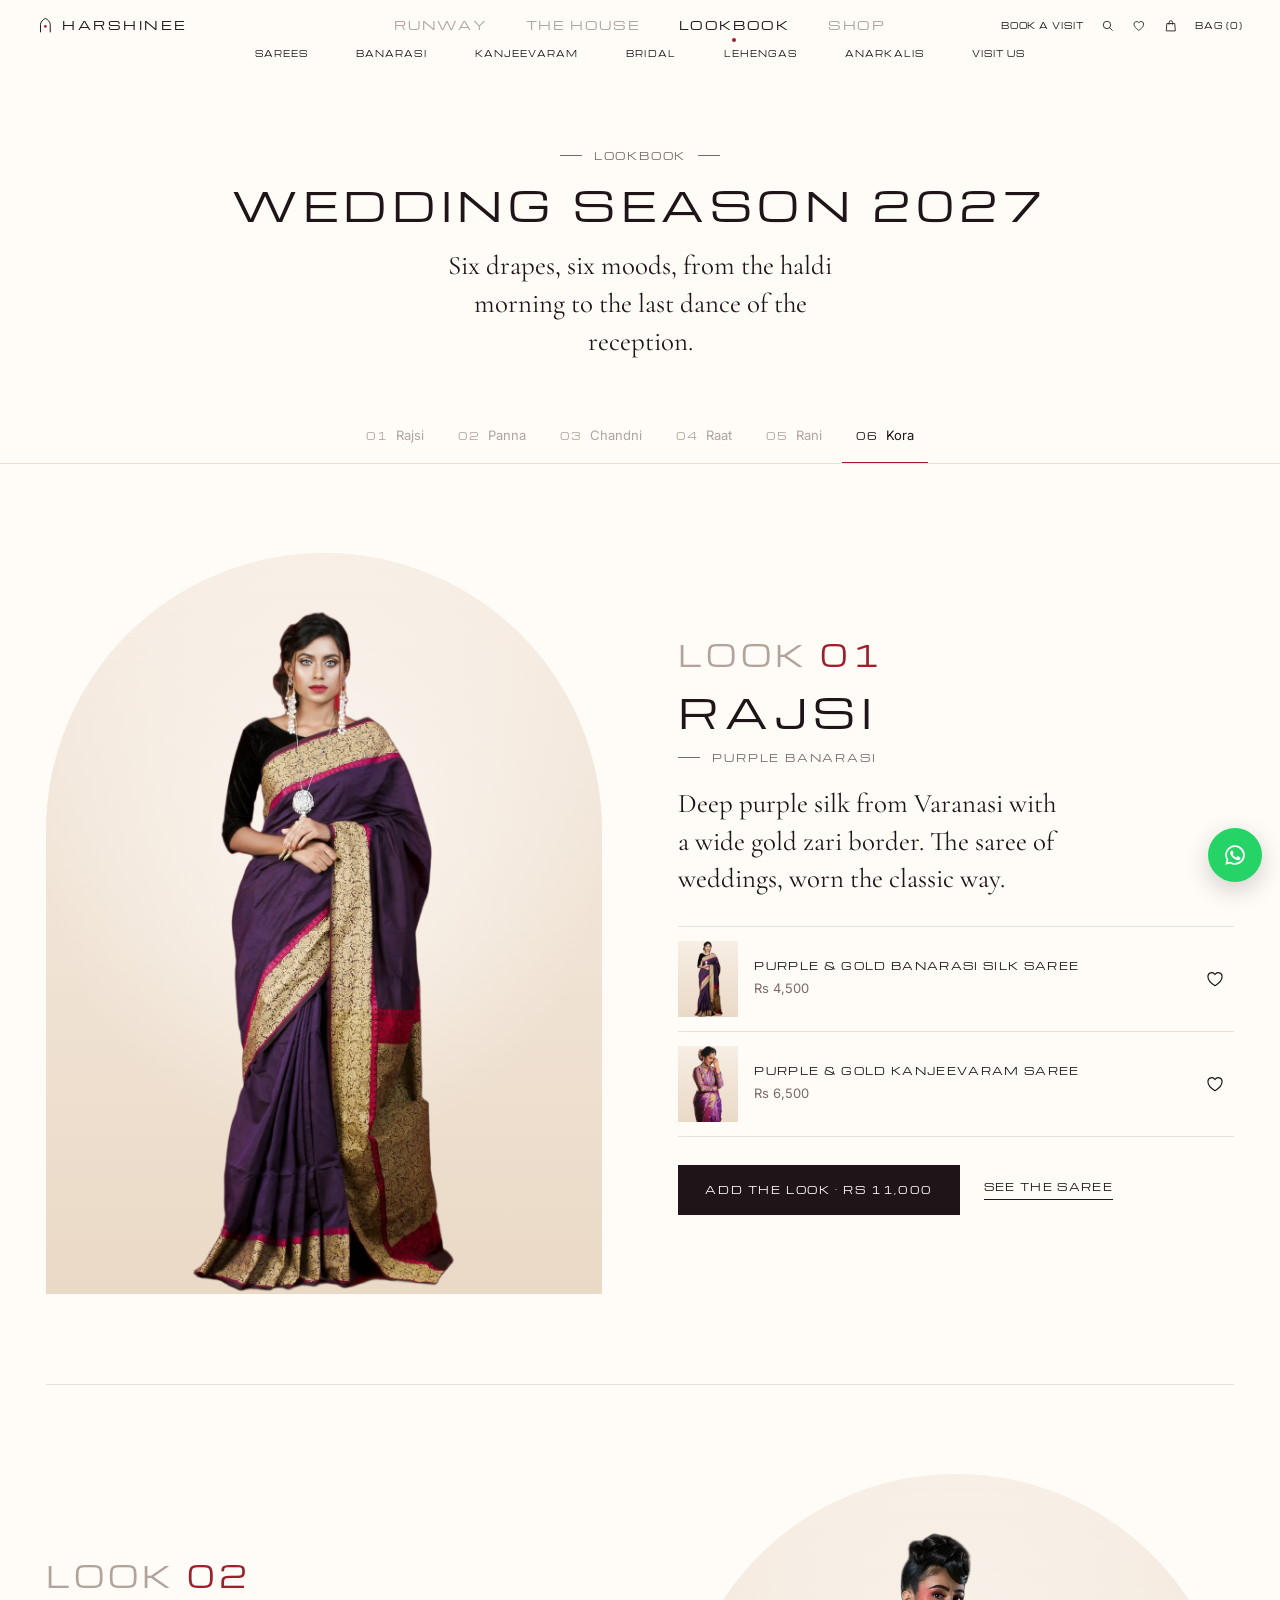
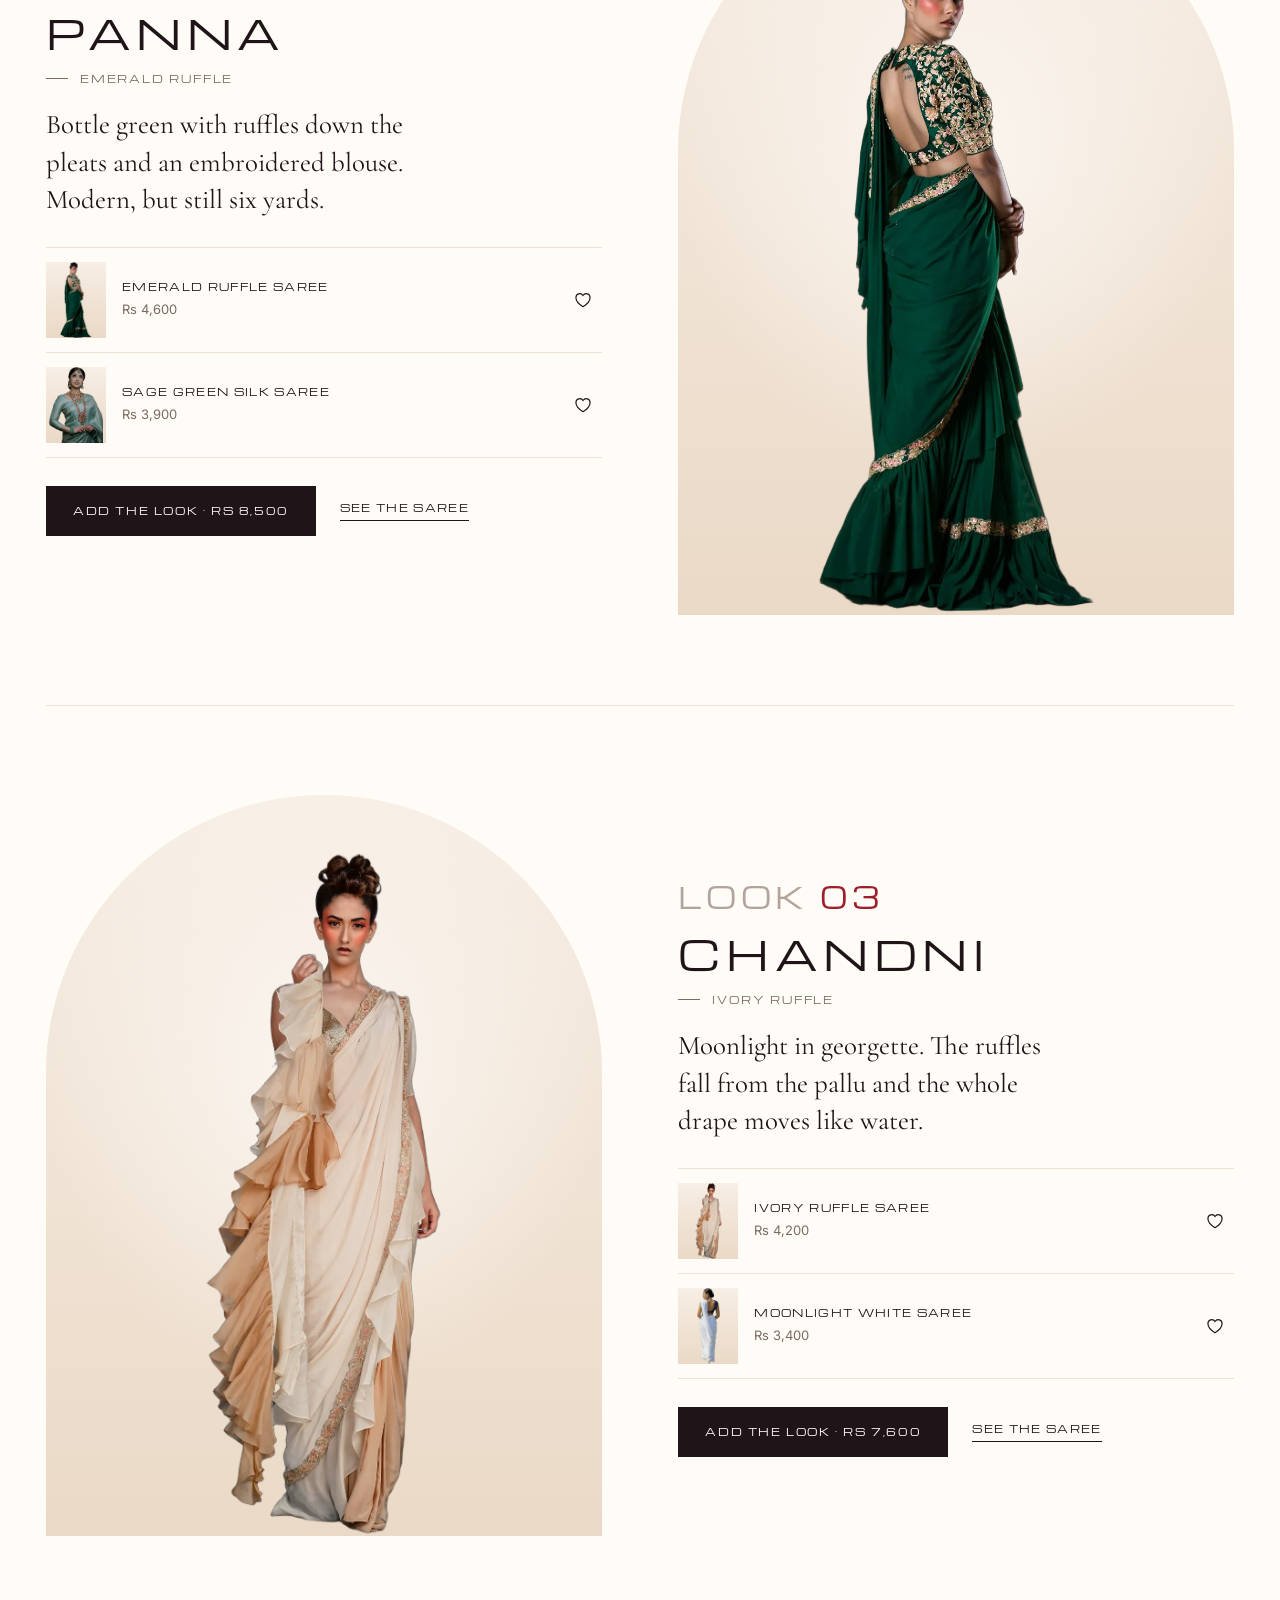
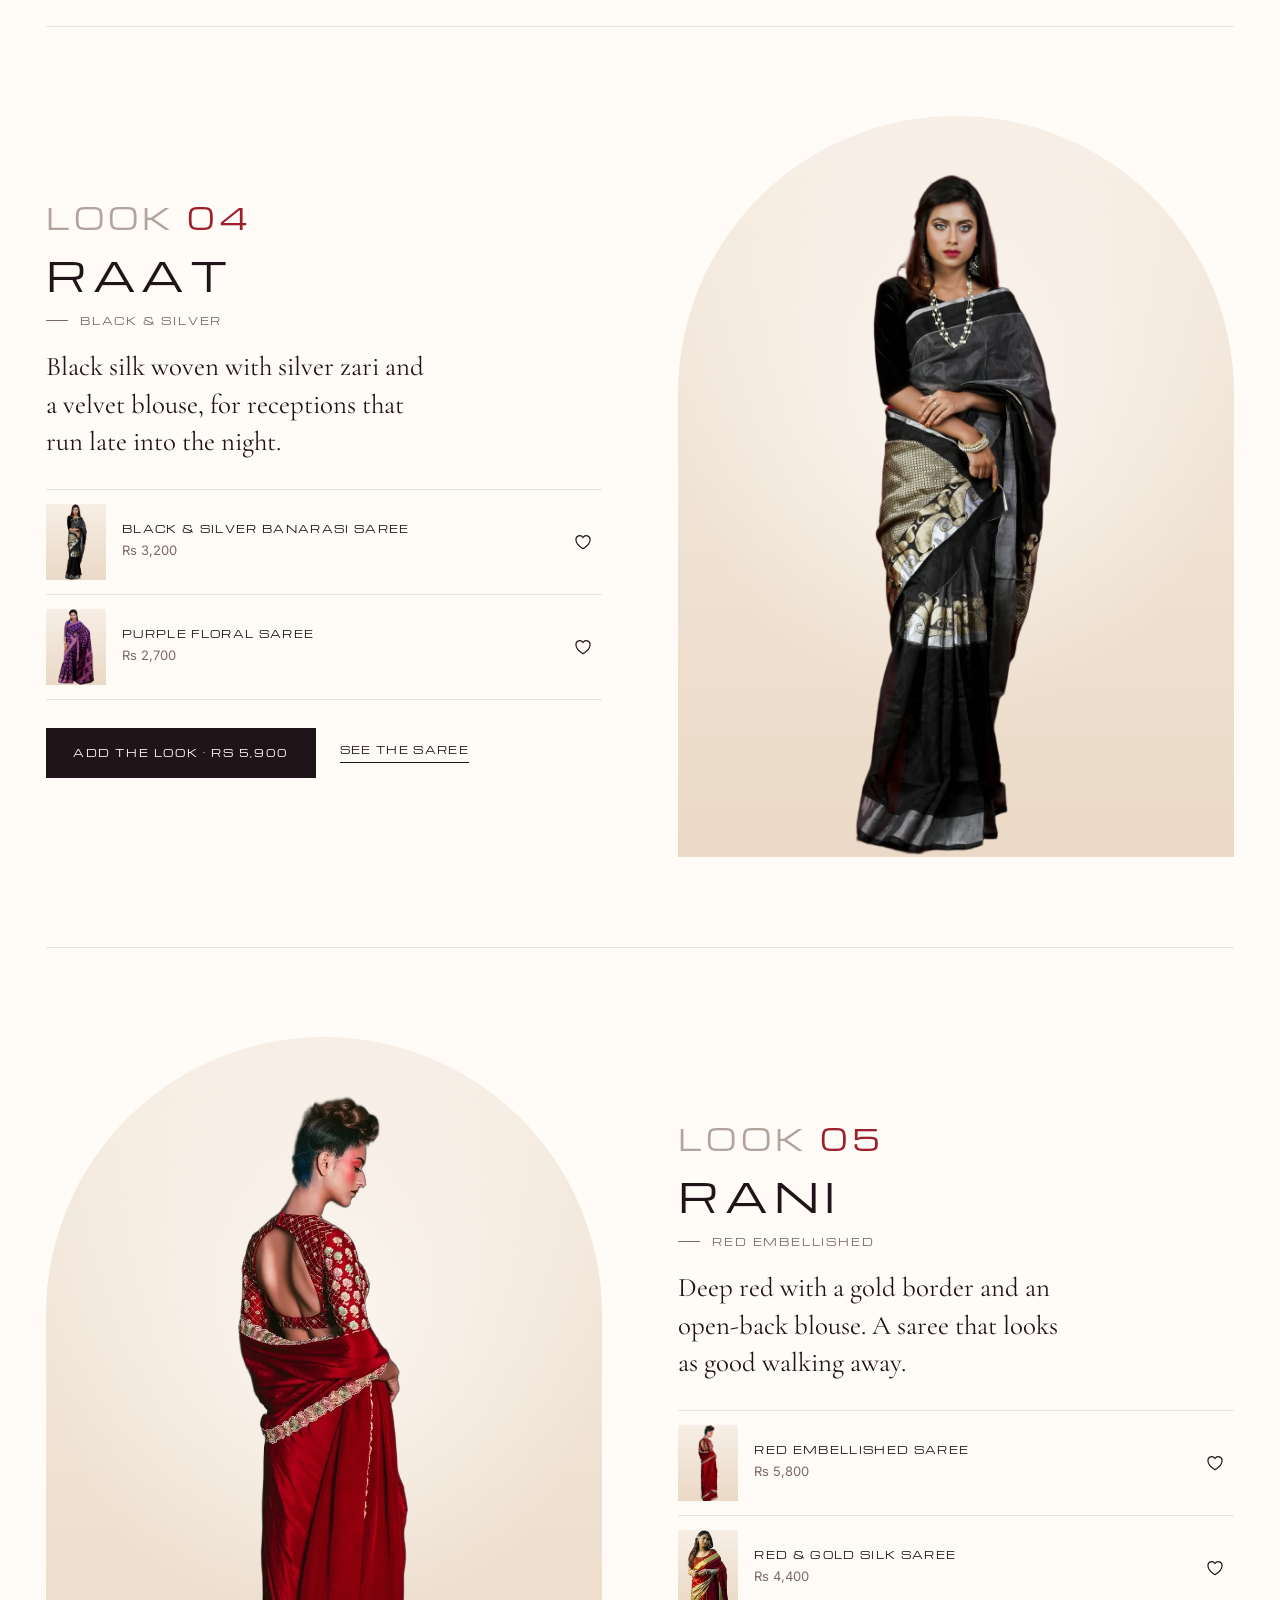
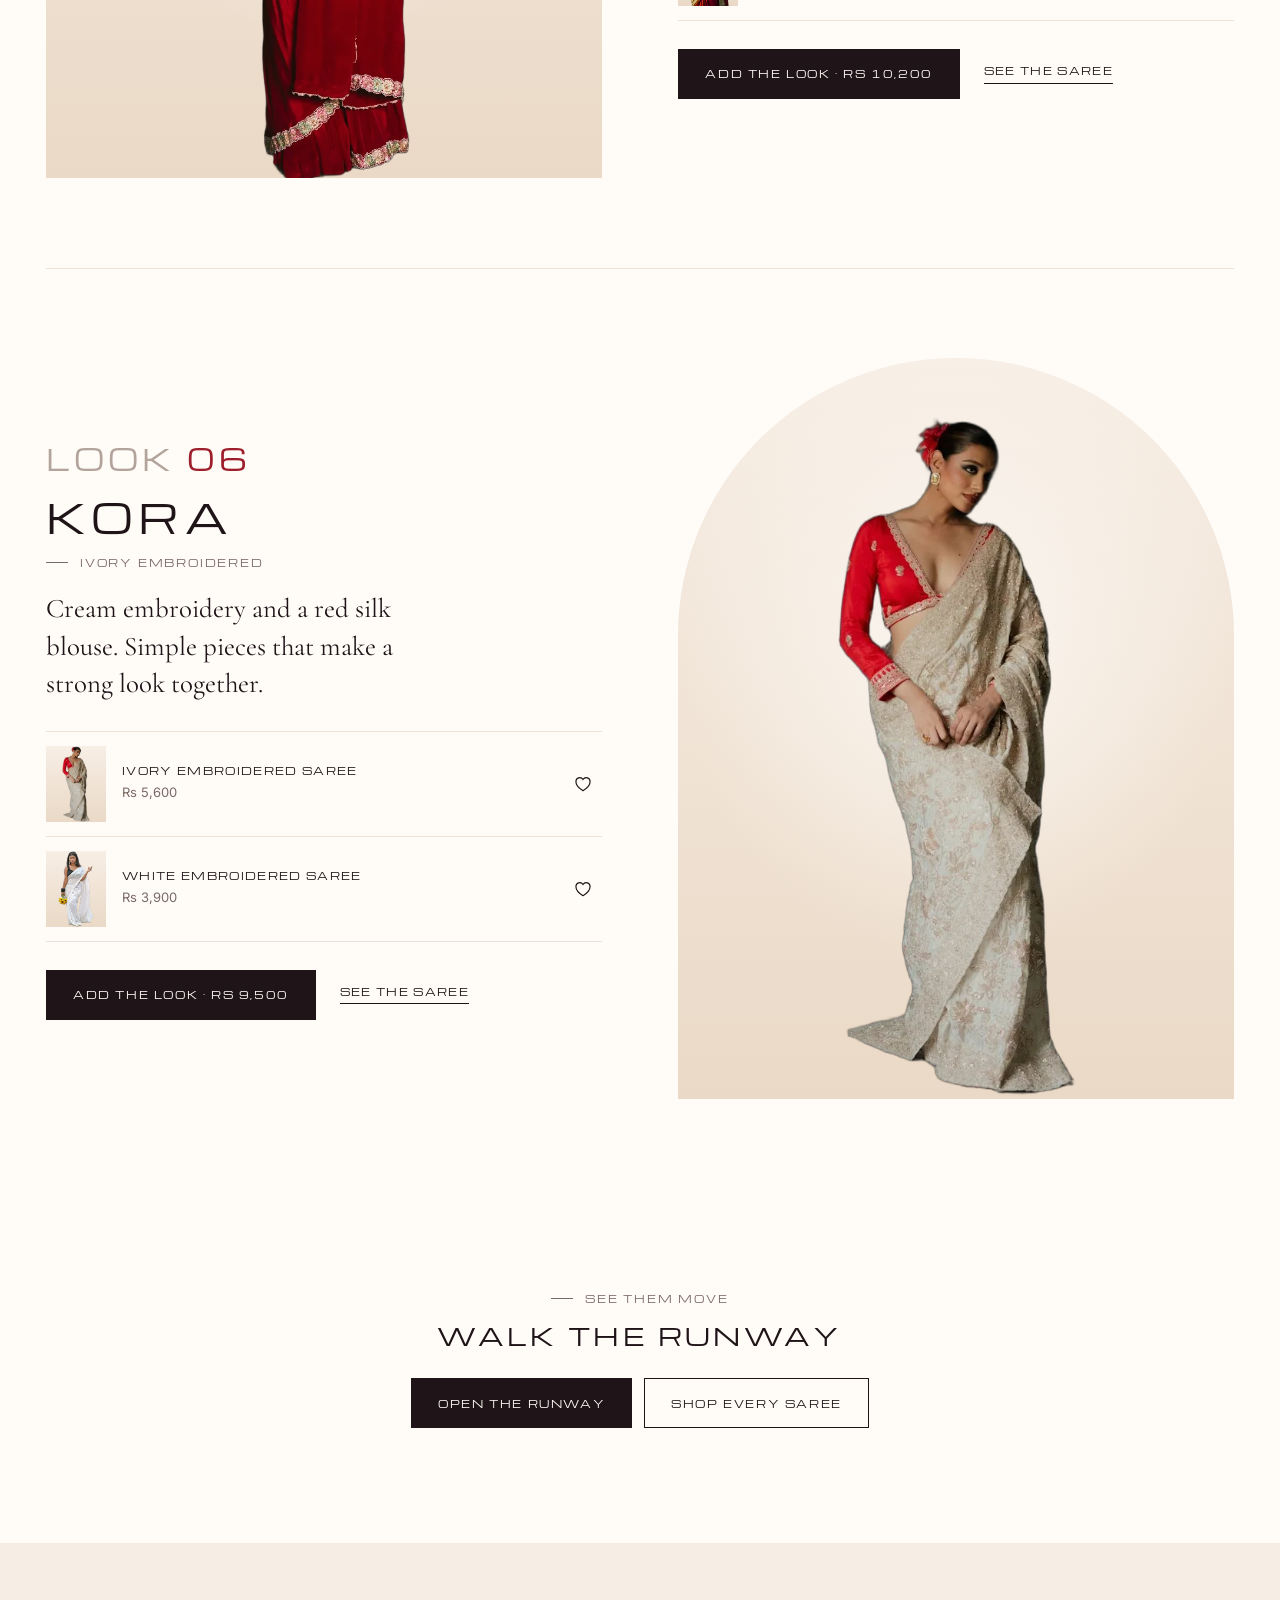
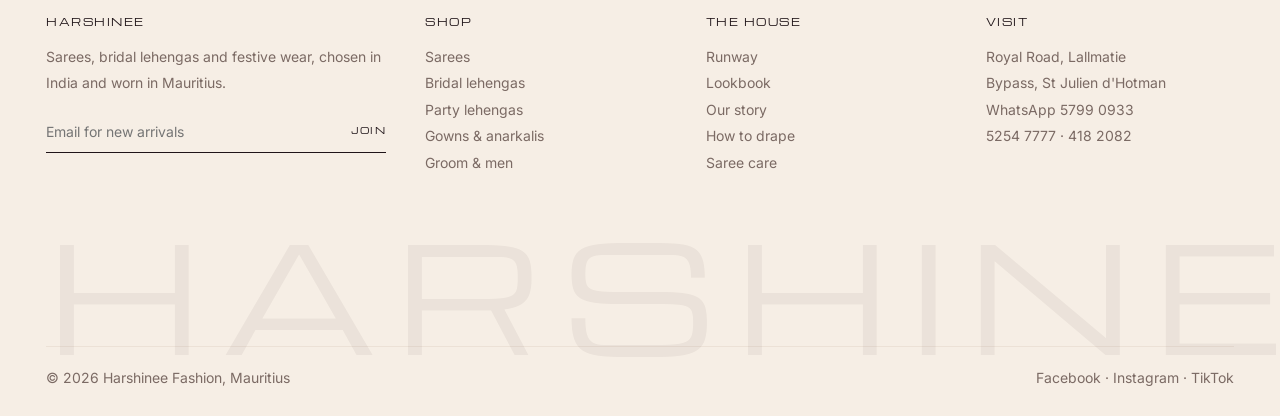
<file: lookbook.html>
<!doctype html>
<html lang="en">
<head>
<meta charset="utf-8">

<meta name="viewport" content="width=device-width,initial-scale=1,viewport-fit=cover">
<title>Lookbook · Wedding Season 2027 | Harshinee Saree House</title>
<meta name="description" content="Six saree looks for Wedding Season 2027: Banarasi, emerald silk, Kanjeevaram, coral silk, festive silk and red florals, each with a piece to pair it with.">
<meta name="theme-color" content="#fffcf8">
<meta property="og:title" content="Lookbook · Wedding Season 2027 | Harshinee Saree House">
<meta property="og:description" content="Six saree looks for Wedding Season 2027: Banarasi, emerald silk, Kanjeevaram, coral silk, festive silk and red florals, each with a piece to pair it with.">
<meta property="og:image" content="https://images.unsplash.com/photo-1721324807083-e9ddaa99310e?auto=format&fit=crop&w=1200&q=80">
<link rel="icon" href="data:image/svg+xml,%3Csvg xmlns='http://www.w3.org/2000/svg' viewBox='0 0 64 64'%3E%3Crect width='64' height='64' fill='%23fffcf8'/%3E%3Cpath d='M14 58V30C14 19 22 11 32 5c10 6 18 14 18 25v28' fill='none' stroke='%231f1418' stroke-width='3'/%3E%3Ccircle cx='32' cy='36' r='5' fill='%239e1f2c'/%3E%3C/svg%3E">
<link rel="preconnect" href="https://fonts.googleapis.com">
<link rel="preconnect" href="https://fonts.gstatic.com" crossorigin>
<link rel="preconnect" href="https://images.unsplash.com">
<link href="https://fonts.googleapis.com/css2?family=Cormorant+Garamond:ital,wght@0,500;1,500&family=Inter:wght@400;500&family=Michroma&display=swap" rel="stylesheet">
<link rel="stylesheet" href="assets/css/site.css">
</head>
<body data-page="lookbook">
<a class="skip" href="#content">Skip to content</a>
<header class="hdr stick">
    <div class="r1">
      <a class="brand wide" href="index.html" aria-label="Harshinee, home"><svg viewBox="0 0 24 24" aria-hidden="true"><path d="M5 22V11c0-4 3.2-7 7-9 3.8 2 7 5 7 9v11" fill="none" stroke="currentColor" stroke-width="1.4"/><circle cx="12" cy="13.5" r="1.9" fill="#9e1f2c"/></svg>Harshinee</a>
      <nav class="tabs wide" aria-label="Sections"><a href="index.html">Runway</a><a href="house.html">The House</a><a class="on" aria-current="page" href="lookbook.html">Lookbook</a><a href="shop.html">Shop</a></nav>
      <div class="acct wide">
        <a class="hide-m" href="visit.html">Book a visit</a>
        <button class="search-btn" aria-label="Search sarees"><svg viewBox="0 0 24 24"><circle cx="10.5" cy="10.5" r="6.5"/><path d="m15.5 15.5 5 5"/></svg></button>
        <a class="hide-m" href="bag.html#saved" aria-label="Saved pieces"><svg viewBox="0 0 24 24"><path d="M12 20S3.5 15 3.5 9A4.6 4.6 0 0 1 12 6.6 4.6 4.6 0 0 1 20.5 9C20.5 15 12 20 12 20Z"/></svg></a>
        <a class="hide-m" href="bag.html" aria-label="Bag"><svg viewBox="0 0 24 24"><path d="M5 8h14l1 13H4Z"/><path d="M9 10V6a3 3 0 0 1 6 0v4"/></svg></a>
        <a class="cartlink" href="bag.html">Bag (<b data-cart>0</b>)</a>
        <button class="menu-btn" aria-label="Open menu" aria-expanded="false" aria-controls="drawer"><i></i><i></i></button>
      </div>
    </div>
    <nav class="r2 wide" aria-label="Departments"><a href="shop.html?f=saree">Sarees</a><a href="shop.html?q=banarasi">Banarasi</a><a href="shop.html?q=kanjeevaram">Kanjeevaram</a><a href="shop.html?f=bridal">Bridal</a><a href="shop.html?f=lehenga">Lehengas</a><a href="shop.html?f=gown">Anarkalis</a><a href="visit.html">Visit us</a></nav>
</header>
<main id="content">
  <div class="wrap lb-hero">
    <p class="eyebrow">Lookbook</p>
    <h1 class="h1">Wedding Season 2027</h1>
    <p class="lede">Six drapes, six moods, from the haldi morning to the last dance of the reception.</p>
  </div>
  <nav class="look-nav" aria-label="Looks"><div class="wrap" id="lookNav"></div></nav>
  <div class="wrap" id="looks"></div>
  <div class="wrap cta-band">
    <p class="eyebrow" style="justify-content:center">See them move</p>
    <h2 class="h2" style="margin-top:14px">Walk the runway</h2>
    <div class="row"><a class="btn" href="index.html">Open the runway</a><a class="btn ghost" href="shop.html">Shop every saree</a></div>
  </div>
</main>
<footer class="foot">
    <div class="wrap">
        <div class="cols">
            <div>
                <h4>Harshinee</h4>
                <p>Sarees, bridal lehengas and festive wear, chosen in India and worn in Mauritius.</p>
                <form class="news" novalidate><label class="sr" for="nl">Email for new arrivals</label><input id="nl" type="email" placeholder="Email for new arrivals"><button>Join</button></form>
            </div>
            <div><h4>Shop</h4><ul><li><a href="shop.html?f=saree">Sarees</a></li><li><a href="shop.html?f=bridal">Bridal lehengas</a></li><li><a href="shop.html?f=lehenga">Party lehengas</a></li><li><a href="shop.html?f=gown">Gowns &amp; anarkalis</a></li><li><a href="shop.html?f=groom">Groom &amp; men</a></li></ul></div>
            <div><h4>The House</h4><ul><li><a href="index.html">Runway</a></li><li><a href="lookbook.html">Lookbook</a></li><li><a href="house.html">Our story</a></li><li><a href="house.html#drapes">How to drape</a></li><li><a href="house.html#care">Saree care</a></li></ul></div>
            <div><h4>Visit</h4><ul><li><a href="visit.html">Royal Road, Lallmatie</a></li><li><a href="visit.html">Bypass, St Julien d'Hotman</a></li><li><a href="https://wa.me/23057990933" target="_blank" rel="noopener">WhatsApp 5799 0933</a></li><li><a href="tel:+23052547777">5254 7777</a> · <a href="tel:+2304182082">418 2082</a></li></ul></div>
        </div>
        <p class="word" aria-hidden="true">Harshinee</p>
        <div class="base"><p>&copy; <span data-year>2026</span> Harshinee Fashion, Mauritius</p><p><a href="https://www.facebook.com/harshineefashionofficial/" target="_blank" rel="noopener">Facebook</a> · <a href="https://www.instagram.com/harshineefashionofficial/" target="_blank" rel="noopener">Instagram</a> · <a href="https://www.tiktok.com/@harshineefashionofficial" target="_blank" rel="noopener">TikTok</a></p></div>
    </div>
</footer>
<a class="wa-float" href="https://wa.me/23057990933" target="_blank" rel="noopener" aria-label="Chat on WhatsApp"><svg viewBox="0 0 24 24" aria-hidden="true"><path fill="currentColor" d="M12 3a9 9 0 0 0-7.8 13.5L3 21l4.6-1.2A9 9 0 1 0 12 3Zm0 16.4a7.4 7.4 0 0 1-3.8-1l-.3-.2-2.7.7.7-2.6-.2-.3A7.4 7.4 0 1 1 12 19.4Zm4.1-5.5c-.2-.1-1.3-.7-1.5-.7s-.4-.1-.5.1-.6.7-.7.9-.3.2-.5 0a6 6 0 0 1-3-2.6c-.2-.4.2-.4.7-1.3a.4.4 0 0 0 0-.4l-.7-1.6c-.2-.4-.4-.4-.5-.4h-.5a.9.9 0 0 0-.6.3 2.7 2.7 0 0 0-.8 2 4.6 4.6 0 0 0 1 2.4 10.6 10.6 0 0 0 4 3.6c1.5.6 2.1.7 2.8.6a2.4 2.4 0 0 0 1.6-1.1 2 2 0 0 0 .1-1.1c0-.2-.2-.2-.4-.3Z"/></svg></a>
<nav class="drawer" id="drawer" aria-label="Menu" aria-hidden="true">
    <div class="big"><a class="wide" href="index.html">Runway<small>Six looks</small></a><a class="wide" href="house.html">The House<small>Our story & craft</small></a><a class="wide on" href="lookbook.html">Lookbook<small>Wedding Season 2027</small></a><a class="wide" href="shop.html">Shop<small>Every saree</small></a><a class="wide" href="visit.html">Visit us<small>Two boutiques</small></a></div>
    <div class="small"><a class="wide" href="shop.html?q=banarasi">Banarasi</a><a class="wide" href="shop.html?q=kanjeevaram">Kanjeevaram</a><a class="wide" href="shop.html?f=bridal">Bridal</a><a class="wide" href="shop.html?f=lehenga">Lehengas</a><a class="wide" href="shop.html?f=gown">Anarkalis</a></div>
    <div class="dfoot">
        <a href="https://wa.me/23057990933" target="_blank" rel="noopener">WhatsApp 5799 0933</a>
        <span>Royal Road, Lallmatie · Bypass, St Julien d'Hotman</span>
    </div>
</nav>
<div class="search" id="search" aria-hidden="true">
    <form action="shop.html" role="search">
        <label class="wide" for="sq">Search the saree house</label>
        <div class="row"><input id="sq" name="q" type="search" placeholder="Banarasi, red, bridal lehenga…" autocomplete="off"><button class="x" type="button" aria-label="Close search"><svg viewBox="0 0 24 24" class="ico"><path d="M6 6l12 12M18 6 6 18"/></svg></button></div>
        <div class="hint"><a href="shop.html?f=saree">Sarees</a><a href="shop.html?q=banarasi">Banarasi</a><a href="shop.html?q=kanjeevaram">Kanjeevaram</a><a href="shop.html?f=bridal">Bridal lehengas</a><a href="shop.html?f=gown">Anarkalis</a><a href="shop.html?f=groom">Sherwanis</a></div>
    </form>
</div>
<div class="toast" id="toast" role="status" aria-live="polite"></div>
<nav class="tabbar" aria-label="Main"><a href="index.html"><svg viewBox="0 0 24 24" aria-hidden="true"><path d="M5 21V10.5C5 6.5 8.2 4 12 2.5c3.8 1.5 7 4 7 8V21"/><circle cx="12" cy="12.5" r="1.6" fill="currentColor" stroke="none"/></svg><span>Home</span></a><a href="shop.html"><svg viewBox="0 0 24 24" aria-hidden="true"><path d="M4 4h7v9H4zM13 4h7v5h-7zM13 11h7v9h-7zM4 15h7v5H4z"/></svg><span>Shop</span></a><a href="lookbook.html" class="on" aria-current="page"><svg viewBox="0 0 24 24" aria-hidden="true"><path d="M12 3c2.5 3 2.5 6 0 9-2.5-3-2.5-6 0-9Z"/><path d="M12 12c3 2.5 6 2.5 9 0-3-2.5-6-2.5-9 0Z"/><path d="M12 12c-3 2.5-6 2.5-9 0 3-2.5 6-2.5 9 0Z"/><path d="M12 12v9"/></svg><span>Looks</span></a><a href="visit.html"><svg viewBox="0 0 24 24" aria-hidden="true"><path d="M12 21s-6-6.2-6-11a6 6 0 0 1 12 0c0 4.8-6 11-6 11Z"/><circle cx="12" cy="10" r="2.2"/></svg><span>Visit</span></a><a href="bag.html"><svg viewBox="0 0 24 24" aria-hidden="true"><path d="M5 8h14l1 13H4Z"/><path d="M9 10V6a3 3 0 0 1 6 0v4"/></svg><b data-cart>0</b><span>Bag</span></a></nav>
<script src="assets/js/cut.js"></script>
<script src="assets/js/data.js"></script>
<script src="assets/js/site.js"></script>
</body>
</html>
</file>
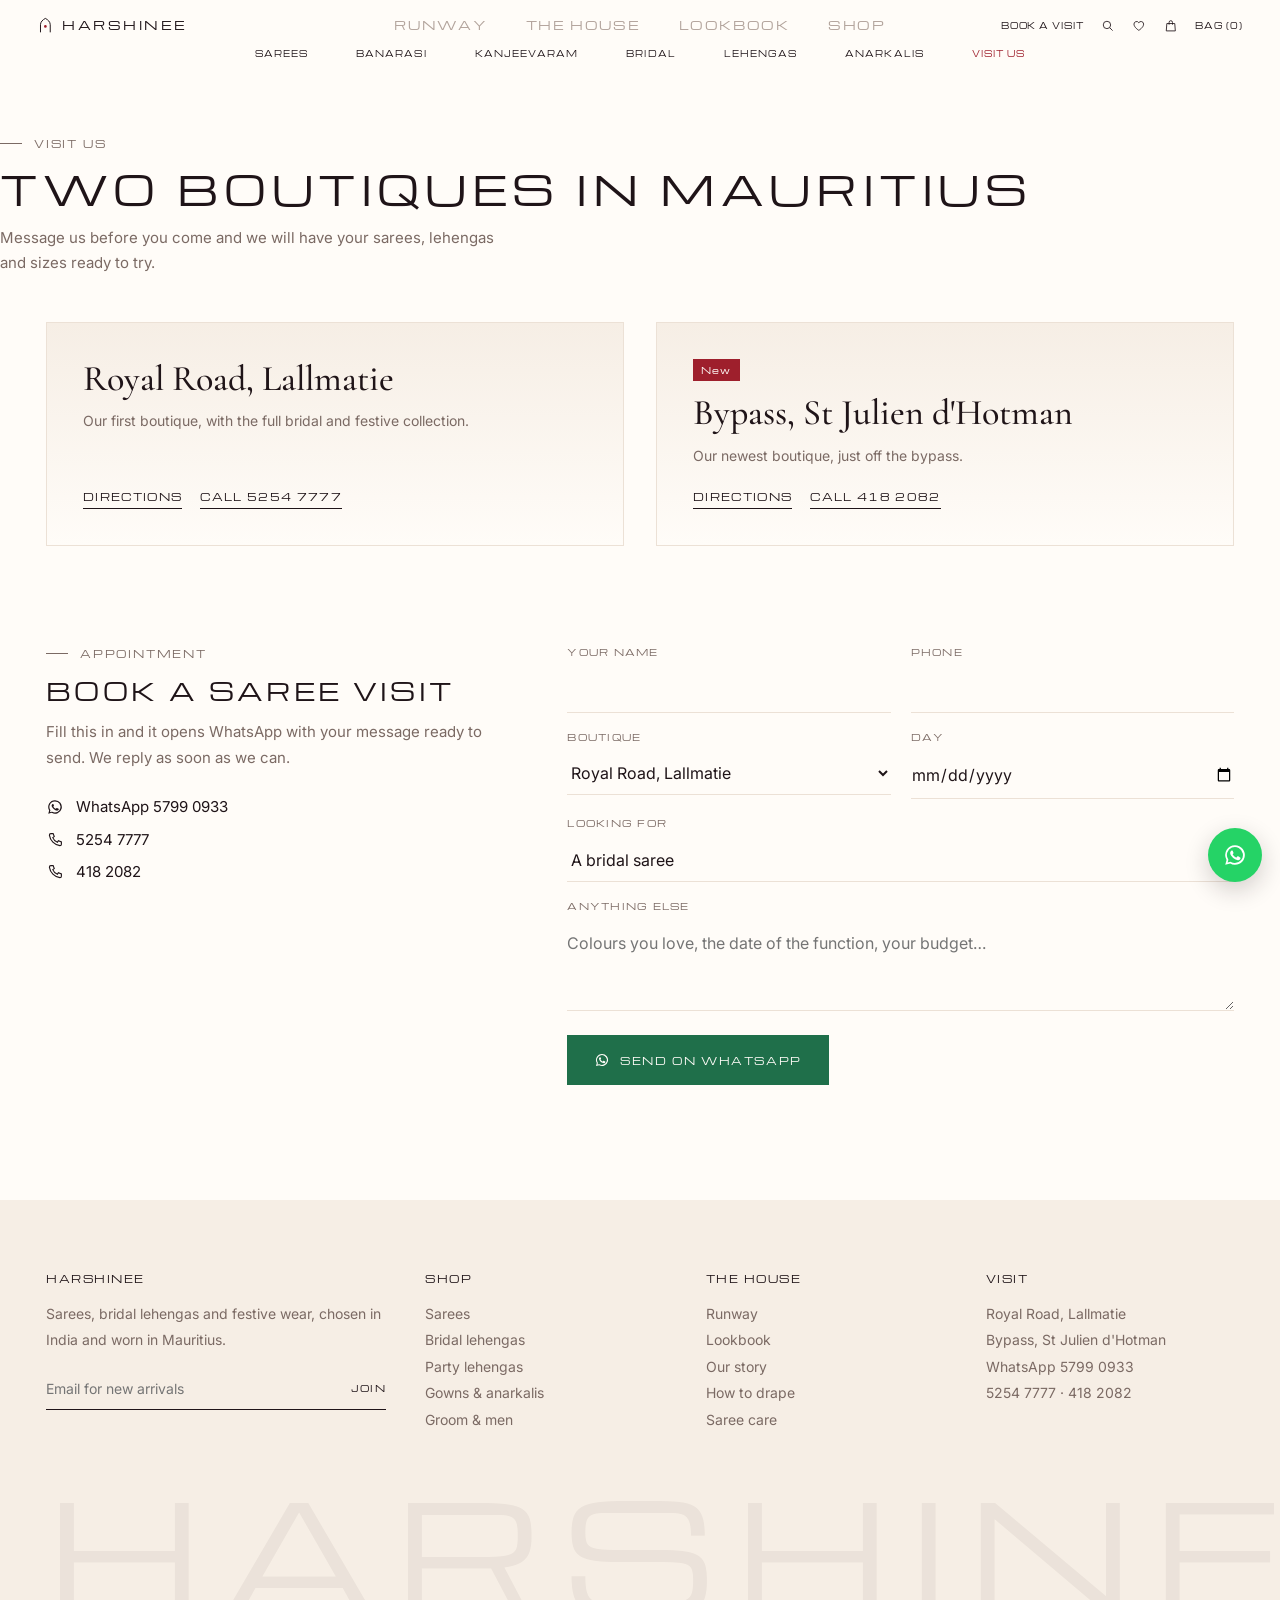
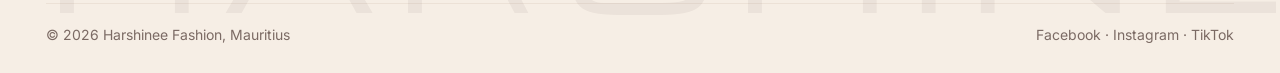
<file: visit.html>
<!doctype html>
<html lang="en">
<head>
<meta charset="utf-8">

<meta name="viewport" content="width=device-width,initial-scale=1,viewport-fit=cover">
<title>Visit us | Harshinee Saree House</title>
<meta name="description" content="Visit Harshinee at Royal Road, Lallmatie or Bypass, St Julien d'Hotman, Mauritius. Book a saree appointment on WhatsApp.">
<meta name="theme-color" content="#fffcf8">
<meta property="og:title" content="Visit us | Harshinee Saree House">
<meta property="og:description" content="Visit Harshinee at Royal Road, Lallmatie or Bypass, St Julien d'Hotman, Mauritius. Book a saree appointment on WhatsApp.">
<meta property="og:image" content="https://images.unsplash.com/photo-1721324807083-e9ddaa99310e?auto=format&fit=crop&w=1200&q=80">
<link rel="icon" href="data:image/svg+xml,%3Csvg xmlns='http://www.w3.org/2000/svg' viewBox='0 0 64 64'%3E%3Crect width='64' height='64' fill='%23fffcf8'/%3E%3Cpath d='M14 58V30C14 19 22 11 32 5c10 6 18 14 18 25v28' fill='none' stroke='%231f1418' stroke-width='3'/%3E%3Ccircle cx='32' cy='36' r='5' fill='%239e1f2c'/%3E%3C/svg%3E">
<link rel="preconnect" href="https://fonts.googleapis.com">
<link rel="preconnect" href="https://fonts.gstatic.com" crossorigin>
<link rel="preconnect" href="https://images.unsplash.com">
<link href="https://fonts.googleapis.com/css2?family=Cormorant+Garamond:ital,wght@0,500;1,500&family=Inter:wght@400;500&family=Michroma&display=swap" rel="stylesheet">
<link rel="stylesheet" href="assets/css/site.css">
</head>
<body data-page="visit">
<a class="skip" href="#content">Skip to content</a>
<header class="hdr stick">
    <div class="r1">
      <a class="brand wide" href="index.html" aria-label="Harshinee, home"><svg viewBox="0 0 24 24" aria-hidden="true"><path d="M5 22V11c0-4 3.2-7 7-9 3.8 2 7 5 7 9v11" fill="none" stroke="currentColor" stroke-width="1.4"/><circle cx="12" cy="13.5" r="1.9" fill="#9e1f2c"/></svg>Harshinee</a>
      <nav class="tabs wide" aria-label="Sections"><a href="index.html">Runway</a><a href="house.html">The House</a><a href="lookbook.html">Lookbook</a><a href="shop.html">Shop</a></nav>
      <div class="acct wide">
        <a class="hide-m" href="visit.html">Book a visit</a>
        <button class="search-btn" aria-label="Search sarees"><svg viewBox="0 0 24 24"><circle cx="10.5" cy="10.5" r="6.5"/><path d="m15.5 15.5 5 5"/></svg></button>
        <a class="hide-m" href="bag.html#saved" aria-label="Saved pieces"><svg viewBox="0 0 24 24"><path d="M12 20S3.5 15 3.5 9A4.6 4.6 0 0 1 12 6.6 4.6 4.6 0 0 1 20.5 9C20.5 15 12 20 12 20Z"/></svg></a>
        <a class="hide-m" href="bag.html" aria-label="Bag"><svg viewBox="0 0 24 24"><path d="M5 8h14l1 13H4Z"/><path d="M9 10V6a3 3 0 0 1 6 0v4"/></svg></a>
        <a class="cartlink" href="bag.html">Bag (<b data-cart>0</b>)</a>
        <button class="menu-btn" aria-label="Open menu" aria-expanded="false" aria-controls="drawer"><i></i><i></i></button>
      </div>
    </div>
    <nav class="r2 wide" aria-label="Departments"><a href="shop.html?f=saree">Sarees</a><a href="shop.html?q=banarasi">Banarasi</a><a href="shop.html?q=kanjeevaram">Kanjeevaram</a><a href="shop.html?f=bridal">Bridal</a><a href="shop.html?f=lehenga">Lehengas</a><a href="shop.html?f=gown">Anarkalis</a><a href="visit.html" class="on">Visit us</a></nav>
</header>
<main id="content">
  <div class="wrap page-top">
    <p class="eyebrow">Visit us</p>
    <h1 class="h1" style="margin-top:14px">Two boutiques in Mauritius</h1>
    <p class="copy" style="margin-top:12px">Message us before you come and we will have your sarees, lehengas and sizes ready to try.</p>
  </div>
  <div class="wrap">
    <div class="shops">
      <article class="boutique reveal"><h2>Royal Road, Lallmatie</h2><p>Our first boutique, with the full bridal and festive collection.</p>
        <div class="row"><a class="link" href="https://www.google.com/maps/search/?api=1&query=Harshinee+Fashion+Royal+Road+Lallmatie+Mauritius" target="_blank" rel="noopener">Directions</a><a class="link" href="tel:+23052547777">Call 5254 7777</a></div></article>
      <article class="boutique reveal"><span class="new">New</span><h2>Bypass, St Julien d'Hotman</h2><p>Our newest boutique, just off the bypass.</p>
        <div class="row"><a class="link" href="https://www.google.com/maps/search/?api=1&query=Harshinee+Fashion+St+Julien+d%27Hotman+Mauritius" target="_blank" rel="noopener">Directions</a><a class="link" href="tel:+2304182082">Call 418 2082</a></div></article>
    </div>
    <section class="book" aria-labelledby="bk">
      <div class="reveal">
        <p class="eyebrow">Appointment</p>
        <h2 class="h2" id="bk" style="margin-top:14px">Book a saree visit</h2>
        <p class="copy" style="margin-top:14px">Fill this in and it opens WhatsApp with your message ready to send. We reply as soon as we can.</p>
        <div class="contact-list">
          <a href="https://wa.me/23057990933" target="_blank" rel="noopener"><svg viewBox="0 0 24 24" aria-hidden="true"><path fill="currentColor" d="M12 3a9 9 0 0 0-7.8 13.5L3 21l4.6-1.2A9 9 0 1 0 12 3Zm0 16.4a7.4 7.4 0 0 1-3.8-1l-.3-.2-2.7.7.7-2.6-.2-.3A7.4 7.4 0 1 1 12 19.4Zm4.1-5.5c-.2-.1-1.3-.7-1.5-.7s-.4-.1-.5.1-.6.7-.7.9-.3.2-.5 0a6 6 0 0 1-3-2.6c-.2-.4.2-.4.7-1.3a.4.4 0 0 0 0-.4l-.7-1.6c-.2-.4-.4-.4-.5-.4h-.5a.9.9 0 0 0-.6.3 2.7 2.7 0 0 0-.8 2 4.6 4.6 0 0 0 1 2.4 10.6 10.6 0 0 0 4 3.6c1.5.6 2.1.7 2.8.6a2.4 2.4 0 0 0 1.6-1.1 2 2 0 0 0 .1-1.1c0-.2-.2-.2-.4-.3Z"/></svg> WhatsApp 5799 0933</a>
          <a href="tel:+23052547777"><svg viewBox="0 0 24 24" class="ico"><path d="M6.5 3.5h3l1.5 4-2 1.3a11 11 0 0 0 6.2 6.2l1.3-2 4 1.5v3a2 2 0 0 1-2 2A16.5 16.5 0 0 1 4.5 5.5a2 2 0 0 1 2-2Z"/></svg> 5254 7777</a>
          <a href="tel:+2304182082"><svg viewBox="0 0 24 24" class="ico"><path d="M6.5 3.5h3l1.5 4-2 1.3a11 11 0 0 0 6.2 6.2l1.3-2 4 1.5v3a2 2 0 0 1-2 2A16.5 16.5 0 0 1 4.5 5.5a2 2 0 0 1 2-2Z"/></svg> 418 2082</a>
        </div>
      </div>
      <form class="form reveal" id="book" novalidate>
        <label><span>Your name</span><input name="name" autocomplete="name" required></label>
        <label><span>Phone</span><input name="phone" type="tel" autocomplete="tel" inputmode="tel"></label>
        <label><span>Boutique</span><select name="boutique"><option>Royal Road, Lallmatie</option><option>Bypass, St Julien d'Hotman</option></select></label>
        <label><span>Day</span><input name="date" type="date"></label>
        <label class="full"><span>Looking for</span><select name="interest"><option>A bridal saree</option><option>A festive or wedding guest saree</option><option>A bridal lehenga</option><option>A party lehenga or anarkali</option><option>A groom sherwani</option><option>Blouse stitching</option></select></label>
        <label class="full"><span>Anything else</span><textarea name="msg" placeholder="Colours you love, the date of the function, your budget…"></textarea></label>
        <button class="btn wa full" type="submit"><svg viewBox="0 0 24 24" aria-hidden="true"><path fill="currentColor" d="M12 3a9 9 0 0 0-7.8 13.5L3 21l4.6-1.2A9 9 0 1 0 12 3Zm0 16.4a7.4 7.4 0 0 1-3.8-1l-.3-.2-2.7.7.7-2.6-.2-.3A7.4 7.4 0 1 1 12 19.4Zm4.1-5.5c-.2-.1-1.3-.7-1.5-.7s-.4-.1-.5.1-.6.7-.7.9-.3.2-.5 0a6 6 0 0 1-3-2.6c-.2-.4.2-.4.7-1.3a.4.4 0 0 0 0-.4l-.7-1.6c-.2-.4-.4-.4-.5-.4h-.5a.9.9 0 0 0-.6.3 2.7 2.7 0 0 0-.8 2 4.6 4.6 0 0 0 1 2.4 10.6 10.6 0 0 0 4 3.6c1.5.6 2.1.7 2.8.6a2.4 2.4 0 0 0 1.6-1.1 2 2 0 0 0 .1-1.1c0-.2-.2-.2-.4-.3Z"/></svg> Send on WhatsApp</button>
      </form>
    </section>
  </div>
</main>
<footer class="foot">
    <div class="wrap">
        <div class="cols">
            <div>
                <h4>Harshinee</h4>
                <p>Sarees, bridal lehengas and festive wear, chosen in India and worn in Mauritius.</p>
                <form class="news" novalidate><label class="sr" for="nl">Email for new arrivals</label><input id="nl" type="email" placeholder="Email for new arrivals"><button>Join</button></form>
            </div>
            <div><h4>Shop</h4><ul><li><a href="shop.html?f=saree">Sarees</a></li><li><a href="shop.html?f=bridal">Bridal lehengas</a></li><li><a href="shop.html?f=lehenga">Party lehengas</a></li><li><a href="shop.html?f=gown">Gowns &amp; anarkalis</a></li><li><a href="shop.html?f=groom">Groom &amp; men</a></li></ul></div>
            <div><h4>The House</h4><ul><li><a href="index.html">Runway</a></li><li><a href="lookbook.html">Lookbook</a></li><li><a href="house.html">Our story</a></li><li><a href="house.html#drapes">How to drape</a></li><li><a href="house.html#care">Saree care</a></li></ul></div>
            <div><h4>Visit</h4><ul><li><a href="visit.html">Royal Road, Lallmatie</a></li><li><a href="visit.html">Bypass, St Julien d'Hotman</a></li><li><a href="https://wa.me/23057990933" target="_blank" rel="noopener">WhatsApp 5799 0933</a></li><li><a href="tel:+23052547777">5254 7777</a> · <a href="tel:+2304182082">418 2082</a></li></ul></div>
        </div>
        <p class="word" aria-hidden="true">Harshinee</p>
        <div class="base"><p>&copy; <span data-year>2026</span> Harshinee Fashion, Mauritius</p><p><a href="https://www.facebook.com/harshineefashionofficial/" target="_blank" rel="noopener">Facebook</a> · <a href="https://www.instagram.com/harshineefashionofficial/" target="_blank" rel="noopener">Instagram</a> · <a href="https://www.tiktok.com/@harshineefashionofficial" target="_blank" rel="noopener">TikTok</a></p></div>
    </div>
</footer>
<a class="wa-float" href="https://wa.me/23057990933" target="_blank" rel="noopener" aria-label="Chat on WhatsApp"><svg viewBox="0 0 24 24" aria-hidden="true"><path fill="currentColor" d="M12 3a9 9 0 0 0-7.8 13.5L3 21l4.6-1.2A9 9 0 1 0 12 3Zm0 16.4a7.4 7.4 0 0 1-3.8-1l-.3-.2-2.7.7.7-2.6-.2-.3A7.4 7.4 0 1 1 12 19.4Zm4.1-5.5c-.2-.1-1.3-.7-1.5-.7s-.4-.1-.5.1-.6.7-.7.9-.3.2-.5 0a6 6 0 0 1-3-2.6c-.2-.4.2-.4.7-1.3a.4.4 0 0 0 0-.4l-.7-1.6c-.2-.4-.4-.4-.5-.4h-.5a.9.9 0 0 0-.6.3 2.7 2.7 0 0 0-.8 2 4.6 4.6 0 0 0 1 2.4 10.6 10.6 0 0 0 4 3.6c1.5.6 2.1.7 2.8.6a2.4 2.4 0 0 0 1.6-1.1 2 2 0 0 0 .1-1.1c0-.2-.2-.2-.4-.3Z"/></svg></a>
<nav class="drawer" id="drawer" aria-label="Menu" aria-hidden="true">
    <div class="big"><a class="wide" href="index.html">Runway<small>Six looks</small></a><a class="wide" href="house.html">The House<small>Our story & craft</small></a><a class="wide" href="lookbook.html">Lookbook<small>Wedding Season 2027</small></a><a class="wide" href="shop.html">Shop<small>Every saree</small></a><a class="wide on" href="visit.html">Visit us<small>Two boutiques</small></a></div>
    <div class="small"><a class="wide" href="shop.html?q=banarasi">Banarasi</a><a class="wide" href="shop.html?q=kanjeevaram">Kanjeevaram</a><a class="wide" href="shop.html?f=bridal">Bridal</a><a class="wide" href="shop.html?f=lehenga">Lehengas</a><a class="wide" href="shop.html?f=gown">Anarkalis</a></div>
    <div class="dfoot">
        <a href="https://wa.me/23057990933" target="_blank" rel="noopener">WhatsApp 5799 0933</a>
        <span>Royal Road, Lallmatie · Bypass, St Julien d'Hotman</span>
    </div>
</nav>
<div class="search" id="search" aria-hidden="true">
    <form action="shop.html" role="search">
        <label class="wide" for="sq">Search the saree house</label>
        <div class="row"><input id="sq" name="q" type="search" placeholder="Banarasi, red, bridal lehenga…" autocomplete="off"><button class="x" type="button" aria-label="Close search"><svg viewBox="0 0 24 24" class="ico"><path d="M6 6l12 12M18 6 6 18"/></svg></button></div>
        <div class="hint"><a href="shop.html?f=saree">Sarees</a><a href="shop.html?q=banarasi">Banarasi</a><a href="shop.html?q=kanjeevaram">Kanjeevaram</a><a href="shop.html?f=bridal">Bridal lehengas</a><a href="shop.html?f=gown">Anarkalis</a><a href="shop.html?f=groom">Sherwanis</a></div>
    </form>
</div>
<div class="toast" id="toast" role="status" aria-live="polite"></div>
<nav class="tabbar" aria-label="Main"><a href="index.html"><svg viewBox="0 0 24 24" aria-hidden="true"><path d="M5 21V10.5C5 6.5 8.2 4 12 2.5c3.8 1.5 7 4 7 8V21"/><circle cx="12" cy="12.5" r="1.6" fill="currentColor" stroke="none"/></svg><span>Home</span></a><a href="shop.html"><svg viewBox="0 0 24 24" aria-hidden="true"><path d="M4 4h7v9H4zM13 4h7v5h-7zM13 11h7v9h-7zM4 15h7v5H4z"/></svg><span>Shop</span></a><a href="lookbook.html"><svg viewBox="0 0 24 24" aria-hidden="true"><path d="M12 3c2.5 3 2.5 6 0 9-2.5-3-2.5-6 0-9Z"/><path d="M12 12c3 2.5 6 2.5 9 0-3-2.5-6-2.5-9 0Z"/><path d="M12 12c-3 2.5-6 2.5-9 0 3-2.5 6-2.5 9 0Z"/><path d="M12 12v9"/></svg><span>Looks</span></a><a href="visit.html" class="on" aria-current="page"><svg viewBox="0 0 24 24" aria-hidden="true"><path d="M12 21s-6-6.2-6-11a6 6 0 0 1 12 0c0 4.8-6 11-6 11Z"/><circle cx="12" cy="10" r="2.2"/></svg><span>Visit</span></a><a href="bag.html"><svg viewBox="0 0 24 24" aria-hidden="true"><path d="M5 8h14l1 13H4Z"/><path d="M9 10V6a3 3 0 0 1 6 0v4"/></svg><b data-cart>0</b><span>Bag</span></a></nav>
<script src="assets/js/cut.js"></script>
<script src="assets/js/data.js"></script>
<script src="assets/js/site.js"></script>
</body>
</html>
</file>
<file: assets/css/site.css>
/* =============================================================================
   Harshinee: shared styles for every page
   Header and type scale come from the Maison Vell runway; --u is one design
   pixel on a 1600 x 900 board.
   ============================================================================= */
:root{
  --u:max(.8px,min(calc(100vw/1600),calc(100vh/900)));
  --ink:#1f1418;--mid:#7b6a64;--dim:#b2a39b;--line:#ece1d6;--haze:#f6eee5;--paper:#fffcf8;
  --kumkum:#9e1f2c;--zari:#b08a3e;--zari-l:#d9bf86;--rose:#d8a7a0;
  --gut:clamp(16px,4vw,46px);--max:1320px;
  --ease:cubic-bezier(.2,.8,.2,1);
}
*{box-sizing:border-box;margin:0;padding:0}
html{background:var(--paper);-webkit-text-size-adjust:100%}
body{font-family:Inter,system-ui,sans-serif;color:var(--ink);background:var(--paper);-webkit-font-smoothing:antialiased;line-height:1.5}
img{display:block;max-width:100%}
a{color:inherit;text-decoration:none}
button,input,select,textarea{font:inherit;color:inherit}
button{background:none;border:0;cursor:pointer}
ul,ol{list-style:none}
.wide{font-family:Michroma,sans-serif;text-transform:uppercase}
.serif{font-family:'Cormorant Garamond',Georgia,serif;font-weight:500}
.sr{position:absolute;width:1px;height:1px;overflow:hidden;clip:rect(0 0 0 0);white-space:nowrap}
button:focus-visible,a:focus-visible,input:focus-visible,select:focus-visible,textarea:focus-visible,[tabindex]:focus-visible{outline:2px solid var(--ink);outline-offset:3px}
.skip{position:fixed;left:12px;top:-60px;z-index:99;background:var(--ink);color:var(--paper);padding:10px 14px;font-size:13px}
.skip:focus{top:12px}

/* ------------------------------------------------------------------ header */
.hdr{position:relative;z-index:30;background:var(--paper);padding:calc(20*var(--u)) calc(46*var(--u)) calc(15*var(--u))}
.hdr.stick{position:sticky;top:0;transition:box-shadow .3s}
.hdr.stick.scrolled{box-shadow:0 1px 0 var(--line)}
.r1{display:grid;grid-template-columns:1fr auto 1fr;align-items:center}
.brand{font-size:calc(15.5*var(--u));letter-spacing:.2em;display:inline-flex;align-items:center;gap:.7em;justify-self:start}
.brand svg{width:1.35em;height:1.35em;flex:none}
.tabs{display:flex;gap:calc(48*var(--u));font-size:calc(14.5*var(--u));letter-spacing:.14em;color:var(--dim)}
.tabs a{transition:color .25s;position:relative}
.tabs a:hover,.tabs .on{color:var(--ink)}
.tabs .on:after{content:"";position:absolute;left:50%;bottom:-.7em;width:4px;height:4px;margin-left:-2px;border-radius:50%;background:var(--kumkum)}
.acct{justify-self:end;display:flex;align-items:center;gap:calc(22*var(--u));font-size:calc(9.5*var(--u));letter-spacing:.12em}
.acct svg{width:calc(17*var(--u));height:calc(17*var(--u));fill:none;stroke:currentColor;stroke-width:1.5;display:block}
.acct a,.acct button{transition:color .2s}
.acct a:hover,.acct button:hover{color:var(--kumkum)}
.cartlink b{font-weight:400;display:inline-block}
.cartlink b.bump{animation:bump .5s var(--ease)}
@keyframes bump{40%{transform:scale(1.6);color:var(--kumkum)}}
.menu-btn{display:none;width:40px;height:40px;position:relative;margin-right:-8px}
.menu-btn i{position:absolute;left:10px;right:10px;height:1.5px;background:currentColor;transition:transform .35s var(--ease)}
.menu-btn i:first-child{top:16px}.menu-btn i:last-child{top:23px}
.menu-open .menu-btn i:first-child{transform:translateY(3.5px) rotate(45deg)}
.menu-open .menu-btn i:last-child{transform:translateY(-3.5px) rotate(-45deg)}
.r2{display:flex;justify-content:center;gap:calc(60*var(--u));margin-top:calc(17*var(--u));font-size:calc(9.5*var(--u));letter-spacing:.14em}
.r2 a{transition:color .2s}.r2 a:hover,.r2 .on{color:var(--kumkum)}

/* ------------------------------------------------------------------ mobile drawer + search */
.drawer{position:fixed;inset:0;z-index:25;background:var(--paper);padding:calc(76px + env(safe-area-inset-top)) 16px calc(28px + env(safe-area-inset-bottom));display:flex;flex-direction:column;overflow-y:auto;
  clip-path:inset(0 0 100% 0);visibility:hidden;transition:clip-path .55s cubic-bezier(.7,0,.2,1),visibility 0s .55s}
.menu-open .drawer{clip-path:inset(0 0 0 0);visibility:visible;transition:clip-path .55s cubic-bezier(.7,0,.2,1)}
.menu-open{overflow:hidden}
.drawer .big a{display:flex;justify-content:space-between;align-items:baseline;font-size:22px;letter-spacing:.14em;padding:16px 0;border-bottom:1px solid var(--line);
  opacity:0;transform:translateY(14px);transition:opacity .4s,transform .5s var(--ease)}
.drawer .big a small{font-family:Inter,sans-serif;font-size:11px;letter-spacing:.06em;color:var(--dim);text-transform:none}
.drawer .big .on{color:var(--kumkum)}
.menu-open .drawer .big a{opacity:1;transform:none}
.menu-open .drawer .big a:nth-child(2){transition-delay:.05s}.menu-open .drawer .big a:nth-child(3){transition-delay:.1s}
.menu-open .drawer .big a:nth-child(4){transition-delay:.15s}.menu-open .drawer .big a:nth-child(5){transition-delay:.2s}
.drawer .small{display:flex;flex-wrap:wrap;gap:10px;margin-top:26px}
.drawer .small a{font-size:10px;letter-spacing:.14em;padding:10px 14px;border:1px solid var(--line);border-radius:99px}
.drawer .dfoot{margin-top:auto;padding-top:28px;font-size:13px;color:var(--mid);display:grid;gap:6px}
.drawer .dfoot a{color:var(--ink)}

.search{position:fixed;inset:0;z-index:40;background:rgba(31,20,24,.38);backdrop-filter:blur(6px);-webkit-backdrop-filter:blur(6px);opacity:0;visibility:hidden;transition:opacity .3s,visibility 0s .3s}
.search.on{opacity:1;visibility:visible;transition:opacity .3s}
.search form{background:var(--paper);padding:calc(28px + env(safe-area-inset-top)) var(--gut) 30px;transform:translateY(-100%);transition:transform .45s var(--ease)}
.search.on form{transform:none}
.search label{display:block;font-size:10px;letter-spacing:.14em;color:var(--mid);margin-bottom:10px}
.search .row{display:flex;gap:12px;align-items:center;border-bottom:1px solid var(--ink);max-width:var(--max);margin:0 auto}
.search input{flex:1;min-width:0;border:0;background:none;font-size:clamp(20px,3vw,30px);padding:10px 0;outline:none;font-family:'Cormorant Garamond',Georgia,serif}
.search .hint{max-width:var(--max);margin:14px auto 0;display:flex;flex-wrap:wrap;gap:8px}
.search .hint a{font-size:12px;color:var(--mid);padding:6px 12px;border:1px solid var(--line);border-radius:99px}
.search .hint a:hover{color:var(--ink);border-color:var(--ink)}
.search .x{width:40px;height:40px;display:grid;place-items:center}
.search .x svg,.ico{width:20px;height:20px;fill:none;stroke:currentColor;stroke-width:1.5}

/* ------------------------------------------------------------------ toast */
.toast{position:fixed;left:50%;bottom:calc(22px + env(safe-area-inset-bottom));z-index:50;display:flex;align-items:center;gap:18px;background:var(--ink);color:var(--paper);
  padding:14px 18px 14px 20px;font-size:13px;border-radius:2px;transform:translate(-50%,140%);opacity:0;transition:transform .45s var(--ease),opacity .3s;max-width:calc(100vw - 32px)}
.toast.on{transform:translate(-50%,0);opacity:1}
.toast a{font-family:Michroma,sans-serif;font-size:9.5px;letter-spacing:.14em;text-transform:uppercase;border-bottom:1px solid currentColor;padding-bottom:2px;white-space:nowrap;color:var(--zari-l)}

/* ------------------------------------------------------------------ shared bits */
.wrap{max-width:var(--max);margin:0 auto;padding:0 var(--gut)}
.eyebrow{font-family:Michroma,sans-serif;text-transform:uppercase;font-size:10px;letter-spacing:.18em;color:var(--mid);display:flex;align-items:center;gap:12px}
.eyebrow:before{content:"";width:22px;height:1px;background:currentColor}
.h1{font-family:Michroma,sans-serif;text-transform:uppercase;font-weight:400;font-size:clamp(22px,3.2vw,40px);line-height:1.2;letter-spacing:.14em}
.h2{font-family:Michroma,sans-serif;text-transform:uppercase;font-weight:400;font-size:clamp(17px,2vw,24px);line-height:1.25;letter-spacing:.14em}
.lede{font-family:'Cormorant Garamond',Georgia,serif;font-size:clamp(20px,2.1vw,27px);line-height:1.4;color:var(--ink)}
.copy{font-size:15px;line-height:1.7;color:var(--mid);max-width:58ch}
.copy+.copy{margin-top:1em}
.btn{display:inline-flex;align-items:center;justify-content:center;gap:10px;height:50px;padding:0 26px;background:var(--ink);color:var(--paper);font-family:Michroma,sans-serif;text-transform:uppercase;
  font-size:10px;letter-spacing:.16em;border:1px solid var(--ink);transition:background .25s,color .25s,border-color .25s;white-space:nowrap}
.btn:hover{background:var(--kumkum);border-color:var(--kumkum)}
.btn.ghost{background:none;color:var(--ink)}
.btn.ghost:hover{background:var(--ink);color:var(--paper)}
.btn.wa{background:#1f6f4a;border-color:#1f6f4a}
.btn.wa:hover{background:#185a3c}
.btn svg{width:16px;height:16px}
.btn[disabled]{opacity:.4;pointer-events:none}
.link{font-family:Michroma,sans-serif;text-transform:uppercase;font-size:9.5px;letter-spacing:.14em;padding-bottom:4px;border-bottom:1px solid currentColor;transition:color .2s}
.link:hover{color:var(--kumkum)}
.arch{border-radius:50% 50% 0 0/37.5% 37.5% 0 0;overflow:hidden;background:var(--haze);position:relative}
.arch img{width:100%;height:100%;object-fit:cover}
.motif{display:block;width:100%;height:14px;color:var(--zari);opacity:.55}
.page-top{padding:clamp(28px,5vw,64px) 0 clamp(22px,3vw,36px)}
.crumbs{font-size:12px;color:var(--dim);display:flex;gap:8px;flex-wrap:wrap;margin-bottom:18px}
.crumbs a:hover{color:var(--ink)}
.reveal{opacity:0;transform:translateY(24px);transition:opacity .8s,transform 1s var(--ease)}
.reveal.in{opacity:1;transform:none}
.no-js .reveal{opacity:1;transform:none}

/* product card */
.grid{display:grid;grid-template-columns:repeat(auto-fill,minmax(230px,1fr));gap:clamp(14px,2vw,28px) clamp(12px,1.6vw,22px)}
.pc{position:relative;display:flex;flex-direction:column}
.pc .ph{position:relative;display:block;aspect-ratio:3/4;overflow:hidden;background:var(--haze)}
.pc .ph img{width:100%;height:100%;object-fit:cover;transition:transform 1.2s var(--ease),opacity .5s}
.pc .ph .b{position:absolute;inset:0;opacity:0}
.pc:hover .ph img{transform:scale(1.045)}
.pc:hover .ph .b{opacity:1}
.pc .tag{position:absolute;left:10px;bottom:10px;z-index:1;font-family:Michroma,sans-serif;text-transform:uppercase;font-size:8.5px;letter-spacing:.14em;background:var(--paper);padding:6px 8px}
.pc .tag.red{background:var(--kumkum);color:var(--paper)}
.fav{position:absolute;right:8px;top:8px;z-index:2;width:38px;height:38px;display:grid;place-items:center;color:var(--ink);border-radius:50%;transition:background .2s}
.pc .fav{background:rgba(255,252,248,.82)}
.fav svg{width:20px;height:20px;fill:none;stroke:currentColor;stroke-width:1.4;transition:fill .2s,transform .3s var(--ease)}
.fav[aria-pressed=true] svg{fill:var(--rose);stroke:#b98179;transform:scale(1.08)}
.pc .meta{display:grid;grid-template-columns:1fr auto;gap:2px 10px;align-items:start;padding-top:12px}
.pc .meta small{grid-column:1/-1;font-size:11px;color:var(--dim);letter-spacing:.04em}
.pc .meta h3{font-weight:400;font-size:9.5px;line-height:1.6;letter-spacing:.14em;font-family:Michroma,sans-serif;text-transform:uppercase}
.pc .meta span{grid-column:1;font-size:13px;color:var(--mid)}
.add{grid-column:2;grid-row:2/4;width:34px;height:34px;position:relative;transition:transform .25s var(--ease);flex:none}
.add:before,.add:after{content:"";position:absolute;left:50%;top:50%;width:15px;height:1.5px;margin:-.75px 0 0 -7.5px;background:var(--ink)}
.add:after{transform:rotate(90deg)}
.add:hover{transform:rotate(90deg)}
.add.done:before{background:var(--kumkum)}.add.done:after{background:var(--kumkum)}

/* footer */
.foot{background:var(--haze);margin-top:clamp(60px,9vw,120px);padding:clamp(40px,6vw,72px) 0 calc(24px + env(safe-area-inset-bottom));overflow:hidden}
.foot .cols{display:grid;grid-template-columns:1.4fr repeat(3,1fr);gap:32px}
.foot h4{font-family:Michroma,sans-serif;text-transform:uppercase;font-weight:400;font-size:9.5px;letter-spacing:.16em;margin-bottom:14px}
.foot p,.foot li{font-size:14px;color:var(--mid);line-height:1.9}
.foot a:hover{color:var(--kumkum)}
.foot .word{font-family:Michroma,sans-serif;text-transform:uppercase;font-size:clamp(44px,11.5vw,170px);letter-spacing:.12em;line-height:1;color:rgba(31,20,24,.05);margin:40px 0 -.12em;white-space:nowrap;user-select:none}
.foot .base{border-top:1px solid var(--line);padding-top:18px;display:flex;justify-content:space-between;gap:10px;flex-wrap:wrap;font-size:12px;color:var(--dim)}
.news{display:flex;border-bottom:1px solid var(--ink);margin-top:14px;max-width:340px}
.news input{flex:1;min-width:0;border:0;background:none;padding:10px 0;font-size:14px;outline:none}
.news button{font-family:Michroma,sans-serif;font-size:9px;letter-spacing:.14em;text-transform:uppercase}

.wa-float{position:fixed;right:18px;bottom:calc(18px + env(safe-area-inset-bottom));z-index:20;width:54px;height:54px;border-radius:50%;background:#25D366;color:#fff;display:grid;place-items:center;box-shadow:0 8px 24px rgba(31,20,24,.2);transition:transform .3s var(--ease)}
.wa-float:hover{transform:scale(1.07)}
.wa-float svg{width:26px;height:26px}

/* ------------------------------------------------------------------ mobile */
@media (max-width:820px){
  :root{--u:1px}
  .hdr{padding:calc(12px + env(safe-area-inset-top)) 16px 12px}
  .r1{grid-template-columns:1fr auto}
  .tabs,.r2,.acct .hide-m{display:none}
  .brand{font-size:14px}
  .acct{gap:14px;font-size:9.5px}
  .acct svg{width:19px;height:19px}
  .menu-btn{display:block}
  .search-btn{width:36px;height:36px;display:grid;place-items:center}
  .foot .cols{grid-template-columns:1fr 1fr}
  .foot .cols>:first-child{grid-column:1/-1}
  .grid{grid-template-columns:1fr 1fr;gap:22px 12px}
  .pc .meta h3{font-size:8.5px}
  .wa-float{width:50px;height:50px;right:14px}
}
@media (min-width:821px){.drawer{display:none}}
@media (prefers-reduced-motion:reduce){*,*:before,*:after{transition-duration:.01ms!important;animation-duration:.01ms!important}}

/* =============================================================================
   Content pages
   ============================================================================= */
/* shop */
.shop-head{display:flex;justify-content:space-between;align-items:end;gap:20px;flex-wrap:wrap}
.shop-head .copy{margin-top:12px}
.tools{position:sticky;top:var(--hdr-h,72px);z-index:10;background:var(--paper);margin-top:26px;border-top:1px solid var(--line);border-bottom:1px solid var(--line)}
.tools .wrap{display:flex;align-items:center;gap:18px;min-height:60px}
.chips{display:flex;gap:8px;overflow-x:auto;scrollbar-width:none;flex:1;padding:10px 0;-webkit-mask:linear-gradient(90deg,#000 92%,transparent);mask:linear-gradient(90deg,#000 92%,transparent)}
.chips::-webkit-scrollbar{display:none}
.chip{flex:none;font-size:12.5px;padding:8px 15px;border:1px solid var(--line);border-radius:99px;transition:border-color .2s,background .2s,color .2s;white-space:nowrap}
.chip:hover{border-color:var(--ink)}
.chip[aria-pressed=true]{background:var(--ink);color:var(--paper);border-color:var(--ink)}
.tools .side{display:flex;align-items:center;gap:16px;flex:none}
.tools input[type=search]{width:180px;border:0;border-bottom:1px solid var(--line);background:none;padding:8px 0;font-size:14px;outline:none}
.tools input[type=search]:focus{border-color:var(--ink)}
.tools select{border:0;background:none;font-size:13px;color:var(--mid);cursor:pointer;padding:8px 0}
#count{font-size:12px;color:var(--dim);white-space:nowrap}
.results{padding-top:30px}
.empty-r{text-align:center;padding:60px 0}
.empty-r .btn{margin-top:20px}

/* product */
.pd{display:grid;grid-template-columns:minmax(0,1.1fr) minmax(0,.9fr);gap:clamp(24px,5vw,80px);align-items:start;padding-top:clamp(16px,3vw,36px)}
.gal{display:grid;grid-template-columns:76px 1fr;gap:16px;position:sticky;top:calc(var(--hdr-h,72px) + 18px)}
.gal .big{aspect-ratio:3/4;border-radius:50% 50% 0 0/37.5% 37.5% 0 0;overflow:hidden;background:var(--haze);position:relative;touch-action:pan-y}
.gal .big img{width:100%;height:100%;object-fit:cover;transition:transform .7s var(--ease),object-position .7s var(--ease)}
.gal .big .fav{background:rgba(255,252,248,.85);right:16px;top:auto;bottom:16px;width:46px;height:46px}
#thumbs{display:flex;flex-direction:column;gap:10px}
#thumbs button{aspect-ratio:3/4;overflow:hidden;background:var(--haze);opacity:.55;transition:opacity .2s;border:1px solid transparent}
#thumbs button[aria-current=true]{opacity:1;border-color:var(--ink)}
#thumbs img{width:100%;height:100%;object-fit:cover}
.pinfo .eyebrow{margin-bottom:16px}
.pinfo h1{font-family:Michroma,sans-serif;text-transform:uppercase;font-weight:400;font-size:clamp(18px,2vw,26px);line-height:1.35;letter-spacing:.12em}
.pinfo .price{font-size:18px;margin-top:14px}
.pinfo .price small{font-size:12px;color:var(--dim);margin-left:8px}
.pinfo .lede{margin-top:22px}
.pinfo .blk{margin-top:28px}
.pinfo .lab{font-family:Michroma,sans-serif;text-transform:uppercase;font-size:9.5px;letter-spacing:.14em;margin-bottom:12px;display:block}
.opt{display:flex;align-items:center;gap:12px;padding:14px 16px;border:1px solid var(--line);cursor:pointer;font-size:14px;transition:border-color .2s}
.opt+.opt{margin-top:8px}
.opt:has(input:checked){border-color:var(--ink)}
.opt input{accent-color:var(--kumkum);width:16px;height:16px}
.buy{display:flex;gap:10px;margin-top:28px}
.buy .btn{flex:1}
.stepper{display:flex;align-items:center;border:1px solid var(--line);height:50px}
.stepper button{width:44px;height:100%;font-size:18px}
.stepper span{width:26px;text-align:center;font-size:14px}
.ask{margin-top:10px;width:100%}
.facts{margin-top:30px;border-top:1px solid var(--line)}
.facts details{border-bottom:1px solid var(--line)}
.facts summary{list-style:none;cursor:pointer;padding:18px 0;display:flex;justify-content:space-between;font-family:Michroma,sans-serif;text-transform:uppercase;font-size:9.5px;letter-spacing:.14em}
.facts summary::-webkit-details-marker{display:none}
.facts summary:after{content:"+";font-family:Inter,sans-serif;font-size:16px;line-height:1;transition:transform .3s}
.facts details[open] summary:after{transform:rotate(45deg)}
.facts .in{padding:0 0 20px;font-size:14px;line-height:1.7;color:var(--mid)}
.facts .in li{padding-left:16px;position:relative}
.facts .in li:before{content:"";position:absolute;left:0;top:.75em;width:5px;height:1px;background:var(--zari)}
#lookLink{display:inline-block;margin-top:22px}
.related{margin-top:clamp(60px,8vw,110px)}
.related .h2{margin-bottom:26px}
.bar{position:fixed;left:0;right:0;bottom:0;z-index:15;background:var(--paper);border-top:1px solid var(--line);padding:10px 16px calc(10px + env(safe-area-inset-bottom));display:flex;align-items:center;gap:12px;transform:translateY(110%);transition:transform .4s var(--ease)}
.bar.on{transform:none}
.bar div{flex:1;min-width:0}
.bar b{display:block;font-weight:400;font-size:13px;white-space:nowrap;overflow:hidden;text-overflow:ellipsis}
.bar span{font-size:12px;color:var(--mid)}
.bar .btn{height:44px;padding:0 18px}

/* lookbook */
.lb-hero{padding:clamp(30px,6vw,80px) 0 clamp(20px,4vw,50px);text-align:center}
.lb-hero .eyebrow{justify-content:center}
.lb-hero .eyebrow:after{content:"";width:22px;height:1px;background:currentColor}
.lb-hero .h1{margin-top:18px}
.lb-hero .lede{max-width:34ch;margin:18px auto 0}
.look-nav{position:sticky;top:var(--hdr-h,72px);z-index:10;background:var(--paper);border-bottom:1px solid var(--line)}
.look-nav .wrap{display:flex;gap:6px;overflow-x:auto;scrollbar-width:none;justify-content:center}
.look-nav .wrap::-webkit-scrollbar{display:none}
.look-nav a{flex:none;display:flex;gap:8px;align-items:baseline;padding:16px 14px;font-size:13px;color:var(--dim);border-bottom:1px solid transparent;transition:color .2s,border-color .2s}
.look-nav a b{font-family:Michroma,sans-serif;font-weight:400;font-size:10px;letter-spacing:.1em}
.look-nav a.on,.look-nav a:hover{color:var(--ink);border-color:var(--kumkum)}
.look-sec{display:grid;grid-template-columns:1fr 1fr;gap:clamp(28px,6vw,100px);align-items:center;padding:clamp(40px,7vw,100px) 0;scroll-margin-top:120px;border-bottom:1px solid var(--line)}
.look-sec:last-child{border-bottom:0}
.look-sec figure{aspect-ratio:3/4;max-height:86vh;width:100%;justify-self:center}
.look-sec.flip figure{order:2}
.look-copy .num{font-size:clamp(20px,2.4vw,29px);letter-spacing:.14em;color:var(--dim);margin-bottom:12px}
.look-copy .num span{color:var(--kumkum)}
.look-copy .eyebrow{margin-top:14px}
.look-copy .lede{margin-top:20px;max-width:30ch}
.pieces{margin-top:28px;border-top:1px solid var(--line)}
.pieces li{display:grid;grid-template-columns:60px 1fr auto;gap:16px;align-items:center;padding:14px 0;border-bottom:1px solid var(--line)}
.pieces img{width:60px;height:76px;object-fit:cover;background:var(--haze)}
.pieces .wide{font-size:9.5px;letter-spacing:.14em;line-height:1.6;display:block}
.pieces span{font-size:13px;color:var(--mid)}
.pieces .fav{position:static}
.look-cta{display:flex;align-items:center;gap:24px;margin-top:28px;flex-wrap:wrap}

/* house */
.hero2{display:grid;grid-template-columns:1fr 1fr;gap:clamp(28px,6vw,90px);align-items:center;padding:clamp(28px,5vw,70px) 0}
.hero2 .arch{aspect-ratio:4/5;border-radius:50% 50% 0 0/40% 40% 0 0}
.hero2 .h1{margin:18px 0 22px}
.stats{display:flex;gap:clamp(20px,4vw,50px);margin-top:34px;flex-wrap:wrap}
.stats a{display:block}
.stats b{display:block;font-family:Michroma,sans-serif;font-weight:400;font-size:clamp(20px,2.4vw,30px);letter-spacing:.06em}
.stats span{font-size:12px;color:var(--mid)}
.band{background:var(--haze);padding:clamp(50px,8vw,110px) 0;margin-top:clamp(30px,5vw,60px)}
.band .h2{text-align:center}
.band .sub{text-align:center;margin:12px auto 0}
.looms{display:grid;grid-template-columns:repeat(3,1fr);gap:clamp(14px,2.5vw,36px);margin-top:clamp(30px,5vw,56px)}
.loom .arch{aspect-ratio:3/4}
.loom h3{font-family:Michroma,sans-serif;text-transform:uppercase;font-weight:400;font-size:11px;letter-spacing:.14em;margin:20px 0 6px}
.loom p{font-size:14px;line-height:1.65;color:var(--mid)}
.loom .link{display:inline-block;margin-top:14px}
.craft{display:grid;grid-template-columns:1.1fr .9fr;gap:clamp(28px,6vw,90px);align-items:center;padding:clamp(60px,9vw,120px) 0}
.craft figure{aspect-ratio:4/3;overflow:hidden;background:var(--haze)}
.craft figure img{width:100%;height:100%;object-fit:cover}
.craft ol{margin-top:26px;counter-reset:s}
.craft li{counter-increment:s;display:grid;grid-template-columns:40px 1fr;padding:14px 0;border-top:1px solid var(--line);font-size:14px;color:var(--mid);line-height:1.6}
.craft li:before{content:"0" counter(s);font-family:Michroma,sans-serif;font-size:10px;color:var(--kumkum);padding-top:3px}
.craft li b{display:block;color:var(--ink);font-weight:500}
.drapes{display:grid;grid-template-columns:repeat(4,1fr);gap:clamp(12px,2vw,24px);margin-top:36px}
.drape{border:1px solid var(--line);padding:26px 22px;background:var(--paper)}
.drape svg{width:46px;height:70px;color:var(--ink);margin-bottom:18px}
.drape h3{font-family:Michroma,sans-serif;text-transform:uppercase;font-weight:400;font-size:10px;letter-spacing:.14em;margin-bottom:8px}
.drape p{font-size:13.5px;line-height:1.65;color:var(--mid)}
.care{display:grid;grid-template-columns:.8fr 1.2fr;gap:clamp(28px,6vw,90px);padding:clamp(60px,9vw,120px) 0 0}
.care ul{display:grid;grid-template-columns:1fr 1fr;gap:0 30px}
.care li{padding:16px 0;border-top:1px solid var(--line);font-size:14px;line-height:1.6;color:var(--mid)}
.care li b{display:block;color:var(--ink);font-weight:500;margin-bottom:2px}
.cta-band{text-align:center;padding:clamp(60px,8vw,110px) 0 0}
.cta-band .row{display:flex;gap:12px;justify-content:center;flex-wrap:wrap;margin-top:28px}

/* visit */
.shops{display:grid;grid-template-columns:1fr 1fr;gap:clamp(14px,2.5vw,32px);margin-top:10px}
.boutique{border:1px solid var(--line);padding:clamp(22px,3vw,36px);display:flex;flex-direction:column;gap:12px;background:linear-gradient(180deg,var(--haze),var(--paper))}
.boutique .new{font-family:Michroma,sans-serif;font-size:8.5px;letter-spacing:.14em;background:var(--kumkum);color:var(--paper);padding:5px 8px;align-self:flex-start}
.boutique h2{font-family:'Cormorant Garamond',Georgia,serif;font-weight:500;font-size:clamp(26px,3vw,36px);line-height:1.1}
.boutique p{font-size:14px;color:var(--mid)}
.boutique .row{display:flex;gap:18px;margin-top:auto;padding-top:12px;flex-wrap:wrap}
.book{display:grid;grid-template-columns:.8fr 1.2fr;gap:clamp(28px,6vw,90px);padding-top:clamp(50px,8vw,100px)}
.form{display:grid;grid-template-columns:1fr 1fr;gap:18px 20px}
.form .full{grid-column:1/-1}
.form label span{display:block;font-family:Michroma,sans-serif;text-transform:uppercase;font-size:9px;letter-spacing:.14em;margin-bottom:8px;color:var(--mid)}
.form input,.form select,.form textarea{width:100%;border:0;border-bottom:1px solid var(--line);background:none;padding:10px 0;font-size:16px;outline:none;border-radius:0;transition:border-color .2s}
.form input:focus,.form select:focus,.form textarea:focus{border-color:var(--ink)}
.form textarea{resize:vertical;min-height:90px}
.form .btn{justify-self:start}
.contact-list{margin-top:26px;display:grid;gap:10px;font-size:15px}
.contact-list a{display:flex;gap:12px;align-items:center}
.contact-list a:hover{color:var(--kumkum)}
.contact-list svg{width:18px;height:18px;flex:none}

/* bag */
.bagwrap{display:grid;grid-template-columns:1fr 360px;gap:clamp(24px,5vw,70px);align-items:start;margin-top:10px}
.line{display:grid;grid-template-columns:96px 1fr auto;gap:18px;padding:20px 0;border-bottom:1px solid var(--line)}
.line:first-child{border-top:1px solid var(--line)}
.line .ph img{width:96px;height:128px;object-fit:cover;background:var(--haze)}
.line small{font-size:11px;color:var(--dim)}
.line h3{font-weight:400;font-size:9.5px;letter-spacing:.14em;line-height:1.6;margin:4px 0 10px}
.line .sel select{border:1px solid var(--line);background:none;font-size:13px;padding:8px 10px;max-width:100%}
.line .qty{display:inline-flex;align-items:center;border:1px solid var(--line);margin-top:10px}
.line .qty button{width:34px;height:34px;font-size:16px}
.line .qty span{width:22px;text-align:center;font-size:13px}
.line .end{display:flex;flex-direction:column;align-items:flex-end;justify-content:space-between;font-size:14px}
.summary{position:sticky;top:calc(var(--hdr-h,72px) + 18px);background:var(--haze);padding:28px}
.summary h2{font-family:Michroma,sans-serif;text-transform:uppercase;font-weight:400;font-size:10px;letter-spacing:.14em;margin-bottom:18px}
.summary .r{display:flex;justify-content:space-between;font-size:14px;padding:8px 0;color:var(--mid)}
.summary .r.t{color:var(--ink);font-size:17px;border-top:1px solid var(--line);margin-top:8px;padding-top:16px}
.summary .btn{width:100%;margin-top:20px}
.summary p{font-size:12.5px;color:var(--mid);line-height:1.6;margin-top:14px}
.empty{padding:40px 0;border-top:1px solid var(--line)}
.empty .row{display:flex;gap:12px;margin-top:22px;flex-wrap:wrap}
.saved-sec{margin-top:clamp(60px,8vw,110px);scroll-margin-top:100px}
.saved-sec .h2{margin-bottom:24px}

/* 404 */
.lost{min-height:62vh;display:grid;place-items:center;text-align:center;padding:60px 0}
.lost .big{font-family:Michroma,sans-serif;font-size:clamp(70px,14vw,180px);letter-spacing:.1em;color:var(--haze);line-height:1}
.lost .row{display:flex;gap:12px;justify-content:center;margin-top:26px;flex-wrap:wrap}

@media (max-width:1000px){
  .drapes{grid-template-columns:1fr 1fr}
  .bagwrap{grid-template-columns:1fr}
  .summary{position:static}
}
@media (max-width:820px){
  .tools{top:var(--hdr-h,64px)}
  .tools .wrap{flex-wrap:wrap;gap:0;padding-top:4px}
  .tools .chips{flex:1 0 100%;order:2;margin:0 calc(-1 * var(--gut));padding:8px var(--gut) 12px}
  .tools .side{flex:1 0 100%;justify-content:space-between;padding-top:8px}
  .tools input[type=search]{width:100%;flex:1;min-width:0}
  #count{display:none}
  .pd{grid-template-columns:1fr}
  .gal{position:static;grid-template-columns:1fr;margin:0 calc(-1 * var(--gut))}
  .gal .big{border-radius:0}
  #thumbs{flex-direction:row;padding:0 var(--gut);order:2}
  #thumbs button{width:64px}
  .buy .btn{height:52px}
  .look-nav .wrap{justify-content:flex-start}
  .look-sec,.look-sec.flip{grid-template-columns:1fr;gap:26px}
  .look-sec.flip figure{order:0}
  .look-sec figure{max-height:none;width:88%}
  .look-cta .btn{width:100%}
  .hero2,.craft,.care,.book,.shops{grid-template-columns:1fr}
  .hero2 .arch{order:-1;width:86%;justify-self:center}
  .looms{grid-template-columns:1fr;gap:40px}
  .loom .arch{width:78%}
  .care ul{grid-template-columns:1fr}
  .form{grid-template-columns:1fr}
  .form .btn{width:100%}
  .line{grid-template-columns:76px 1fr;gap:14px}
  .line .ph img{width:76px;height:102px}
  .line .end{grid-column:2;flex-direction:row;align-items:center}
  body[data-page=product] .wa-float{bottom:calc(84px + env(safe-area-inset-bottom))}
}
@media (min-width:821px){.bar{display:none}}
@media (max-width:420px){.drapes{grid-template-columns:1fr}}

/* =============================================================================
   Phone tab bar and home page sections
   ============================================================================= */
.tabbar{display:none}
.explore{padding-top:clamp(50px,7vw,90px)}
.ex-head{display:flex;justify-content:space-between;align-items:end;gap:16px;margin-bottom:clamp(20px,3vw,32px)}
.ex-head .h2{margin-top:10px}
.cats{display:grid;grid-template-columns:repeat(6,1fr);gap:clamp(10px,1.4vw,18px)}
.cat{position:relative;display:flex;flex-direction:column;justify-content:flex-end;aspect-ratio:3/4.4;overflow:hidden;background:linear-gradient(180deg,#f6ede3,#ecdccb);border-radius:999px 999px 4px 4px/50% 50% 4px 4px}
.cat img{position:absolute;inset:0;width:100%;height:100%;object-fit:cover;object-position:50% 12%;transition:transform 1s var(--ease)}
.cat img.cutimg{object-fit:contain;object-position:50% 100%;top:10%;height:90%}
.cat:hover img{transform:scale(1.04)}
.cat span{position:relative;z-index:1;margin:0 8px 12px;background:var(--paper);padding:9px 6px;text-align:center;font-family:Michroma,sans-serif;text-transform:uppercase;font-size:8.5px;letter-spacing:.12em}
.strip{display:grid;grid-template-columns:repeat(4,1fr);gap:clamp(12px,1.6vw,22px)}
.visit-band{margin-top:clamp(60px,8vw,110px);display:grid;grid-template-columns:1.2fr 1fr;gap:clamp(24px,5vw,70px);align-items:center;background:var(--haze);padding:clamp(28px,5vw,64px)}
.visit-band .row{display:flex;gap:12px;flex-wrap:wrap;margin-top:22px}
.visit-band ul{display:grid;gap:12px}
.visit-band li{display:flex;justify-content:space-between;gap:12px;padding:16px 0;border-bottom:1px solid var(--line);font-size:15px}
.visit-band li a{font-size:13px;color:var(--mid);white-space:nowrap}
.visit-band li a:hover{color:var(--kumkum)}
.pc .ph.cutbg{background:linear-gradient(180deg,#f8f1e9,#eedfcf)}
.pc .ph img.cutimg{object-fit:contain;object-position:50% 100%;padding-top:6%}
.pc:hover .ph img.cutimg{transform:scale(1.03)}

@media (max-width:820px){
  :root{--tab:calc(62px + env(safe-area-inset-bottom))}
  body{padding-bottom:var(--tab)}
  .tabbar{display:grid;grid-template-columns:repeat(5,1fr);position:fixed;left:0;right:0;bottom:0;z-index:28;height:var(--tab);padding-bottom:env(safe-area-inset-bottom);
    background:rgba(255,252,248,.95);backdrop-filter:blur(14px);-webkit-backdrop-filter:blur(14px);border-top:1px solid var(--line)}
  .tabbar a{display:flex;flex-direction:column;align-items:center;justify-content:center;gap:4px;font-size:10.5px;letter-spacing:.02em;color:var(--mid);position:relative;-webkit-tap-highlight-color:transparent}
  .tabbar svg{width:23px;height:23px;fill:none;stroke:currentColor;stroke-width:1.5;stroke-linejoin:round;stroke-linecap:round;transition:transform .3s var(--ease)}
  .tabbar a:active svg{transform:scale(.88)}
  .tabbar a.on{color:var(--kumkum)}
  .tabbar a.on:before{content:"";position:absolute;top:0;left:30%;right:30%;height:2px;background:var(--kumkum);border-radius:0 0 2px 2px}
  .tabbar b{position:absolute;top:6px;left:calc(50% + 5px);min-width:17px;height:17px;padding:0 4px;border-radius:9px;background:var(--kumkum);color:#fff;font-size:10px;font-weight:500;display:grid;place-items:center}
  .tabbar b[data-n="0"]{display:none}
  .cartlink{display:none}
  .wa-float{display:none}
  .toast{bottom:calc(var(--tab) + 12px)}
  .bar{bottom:var(--tab);padding-bottom:10px}
  .drawer{padding-bottom:calc(var(--tab) + 20px)}
  .cats{grid-template-columns:repeat(3,1fr);gap:10px}
  .cat span{font-size:7.5px;margin:0 6px 10px;padding:8px 4px}
  .strip{display:flex;overflow-x:auto;scroll-snap-type:x mandatory;scroll-padding:0 var(--gut);gap:12px;margin:0 calc(-1 * var(--gut));padding:0 var(--gut) 6px;scrollbar-width:none}
  .strip::-webkit-scrollbar{display:none}
  .strip .pc{flex:0 0 46%;scroll-snap-align:start}
  .visit-band{grid-template-columns:1fr;margin-left:calc(-1 * var(--gut));margin-right:calc(-1 * var(--gut))}
  .visit-band .btn{flex:1}
}

/* cut-outs (people with the background removed) */
.cutbg{background:radial-gradient(70% 60% at 50% 38%,#fbf6f0,transparent 72%),linear-gradient(180deg,#f7eee5,#ead9c6)!important}
img.cutimg{object-fit:contain!important;object-position:50% 100%!important}
.arch.cutbg img.cutimg{padding-top:10%}
.gal .big img.cutimg{padding-top:6%;transform:none!important}
#thumbs button.cutbg img{padding-top:8%}
.pieces img.cutimg,.line .ph img.cutimg{background:linear-gradient(180deg,#f7eee5,#ead9c6)}
</file>
